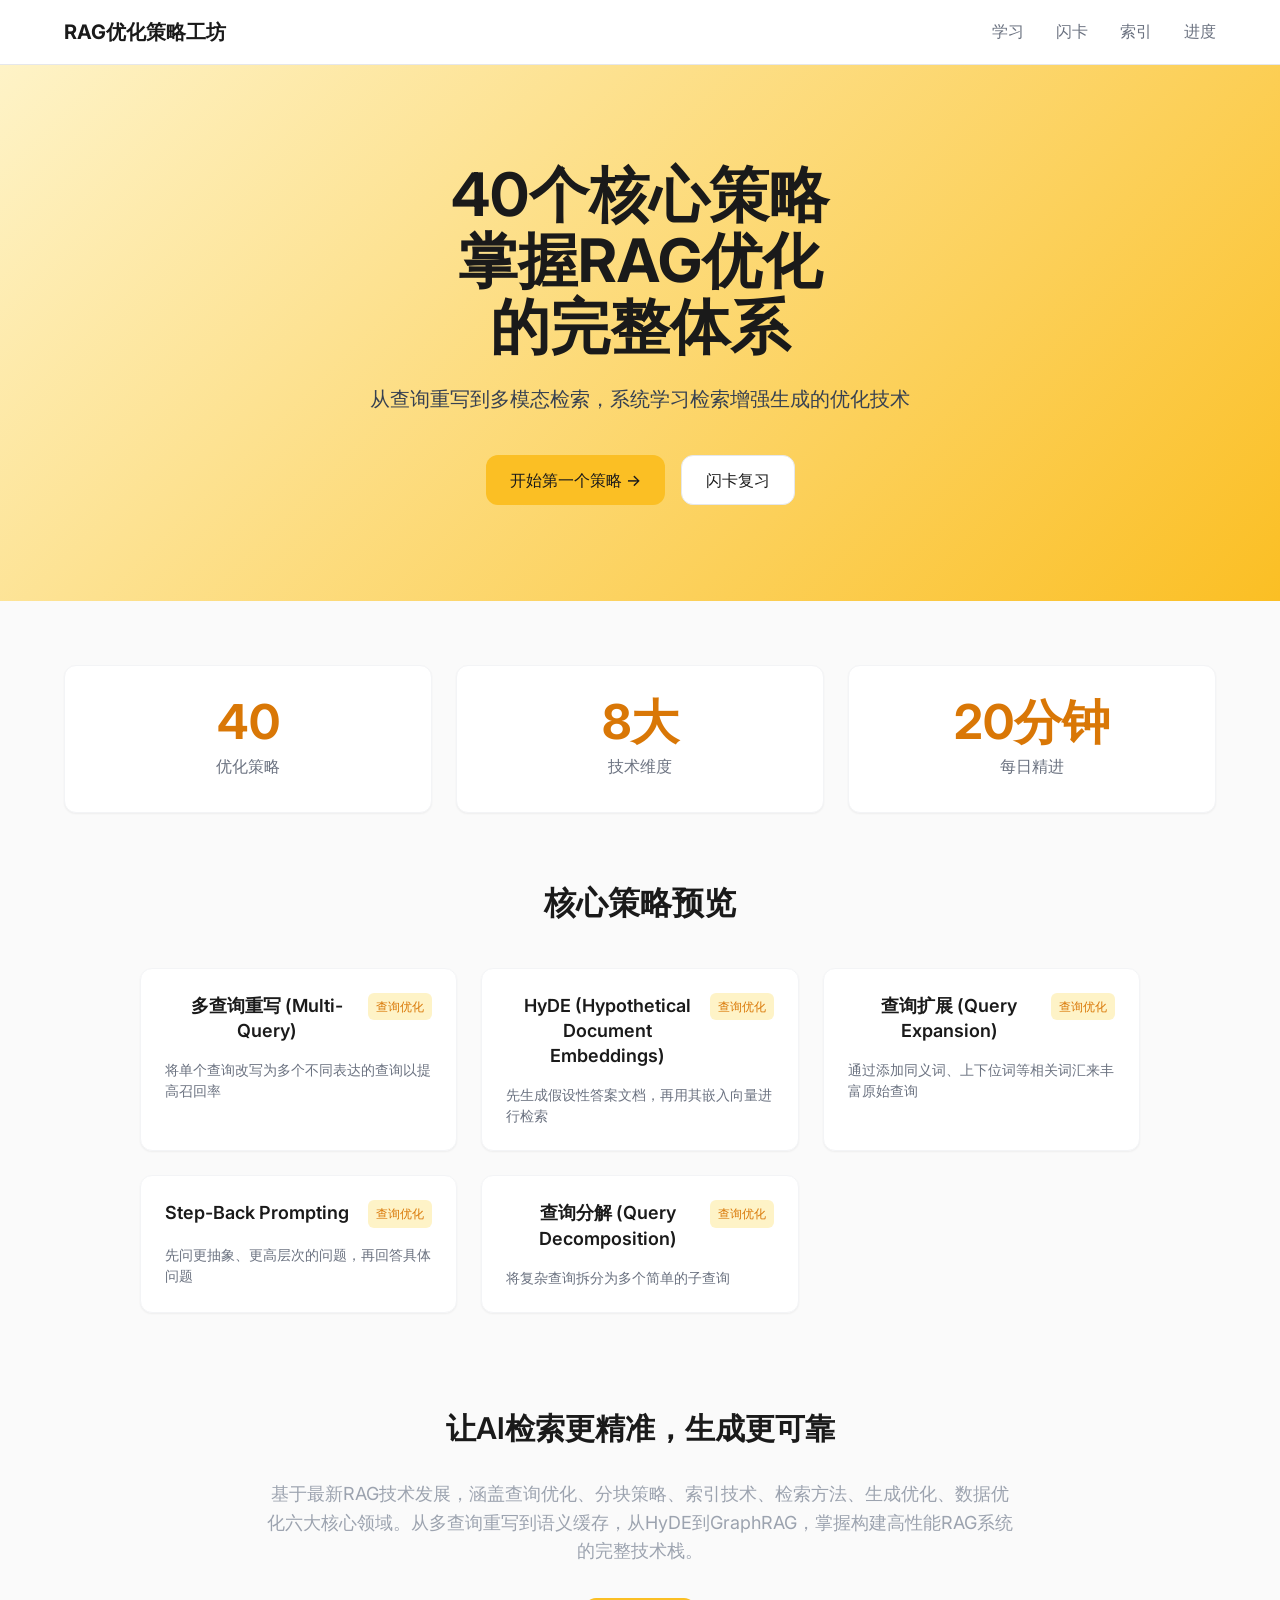
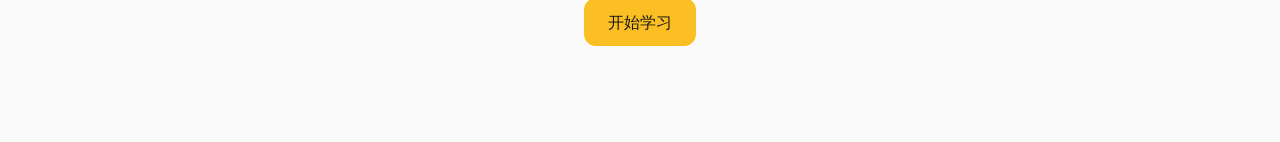
<file: index.html>
<!DOCTYPE html>
<html lang="zh-CN">
<head>
  <meta charset="UTF-8">
  <meta name="viewport" content="width=device-width, initial-scale=1.0">
  <title>RAG优化策略工坊</title>

  <!-- SEO 基础 -->
  <meta name="description" content="基于最新RAG技术发展，涵盖查询优化、分块策略、索引技术、检索方法、生成优化、数据优化六大核心领域。从多查询重写到语义缓存，从HyDE到GraphRAG，掌握构建高性能RAG系统的完整技术栈。">
  <meta name="keywords" content="RAG优化策略,学习,知识,策略">
  <meta name="author" content="乔木">
  <meta name="language" content="zh-CN">
  <meta name="robots" content="index, follow">
  <link rel="canonical" href="https://rag-optimization-workshop.vercel.app/">

  <!-- Open Graph (社交分享) -->
  <meta property="og:title" content="RAG优化策略工坊">
  <meta property="og:description" content="基于最新RAG技术发展，涵盖查询优化、分块策略、索引技术、检索方法、生成优化、数据优化六大核心领域。从多查询重写到语义缓存，从HyDE到GraphRAG，掌握构建高性能RAG系统的完整技术栈。">
  <meta property="og:type" content="website">
  <meta property="og:url" content="https://rag-optimization-workshop.vercel.app/">
  <meta property="og:image" content="https://rag-optimization-workshop.vercel.app/icon-512.png">
  <meta property="og:site_name" content="RAG优化策略工坊">
  <meta property="og:locale" content="zh_CN">

  <!-- Twitter Card -->
  <meta name="twitter:card" content="summary_large_image">
  <meta name="twitter:site" content="@vista8">
  <meta name="twitter:creator" content="@vista8">
  <meta name="twitter:title" content="RAG优化策略工坊">
  <meta name="twitter:description" content="基于最新RAG技术发展，涵盖查询优化、分块策略、索引技术、检索方法、生成优化、数据优化六大核心领域。从多查询重写到语义缓存，从HyDE到GraphRAG，掌握构建高性能RAG系统的完整技术栈。">
  <meta name="twitter:image" content="https://rag-optimization-workshop.vercel.app/icon-512.png">

  <!-- Favicon -->
  <link rel="icon" href="data:image/svg+xml,<svg xmlns='http://www.w3.org/2000/svg' viewBox='0 0 100 100'><text y='.9em' font-size='90'>🔍</text></svg>">

  <!-- PWA 支持 -->
  <link rel="manifest" href="/manifest.json">
  <meta name="theme-color" content="#FBBF24">

  <!-- iOS Safari PWA 支持 -->
  <meta name="apple-mobile-web-app-capable" content="yes">
  <meta name="apple-mobile-web-app-status-bar-style" content="black-translucent">
  <meta name="apple-mobile-web-app-title" content="策略学习">
  <link rel="apple-touch-icon" href="/icon-192.png">

  <!-- Google Fonts -->
  <link rel="preconnect" href="https://fonts.googleapis.com">
  <link rel="preconnect" href="https://fonts.gstatic.com" crossorigin>
  <link href="https://fonts.googleapis.com/css2?family=Inter:wght@300;400;500;600;700&display=swap" rel="stylesheet">

  <!-- 样式 -->
  <link rel="stylesheet" href="css/minimal.css?v=3">
</head>
<body>
  <!-- 导航栏 -->
  <nav class="nav">
    <div class="container">
      <div class="nav-content">
        <a href="index.html" class="nav-brand">RAG优化策略工坊</a>
        <ul class="nav-links">
          <li><a href="learn.html" class="nav-link">学习</a></li>
          <li><a href="flashcard.html" class="nav-link">闪卡</a></li>
          <li><a href="roots.html" class="nav-link">索引</a></li>
          <li><a href="progress.html" class="nav-link">进度</a></li>
        </ul>
      </div>
    </div>
  </nav>

  <!-- Hero区 -->
  <section class="hero">
    <div class="container">
      <h1 class="hero-title">
        <div>40个核心策略</div>
        <div>掌握RAG优化</div>
        <div>的完整体系</div>
      </h1>
      <p class="hero-subtitle">从查询重写到多模态检索，系统学习检索增强生成的优化技术</p>
      <div class="hero-cta">
        <a href="learn.html" class="btn btn-primary">开始第一个策略 →</a>
        <a href="flashcard.html" class="btn btn-secondary">闪卡复习</a>
      </div>
    </div>
  </section>

  <!-- 统计卡片 -->
  <section class="container">
    <div class="stats-grid">
      <div class="card stat-card">
        <div class="stat-value">40</div>
        <div class="stat-label">优化策略</div>
      </div>
      <div class="card stat-card">
        <div class="stat-value">8大</div>
        <div class="stat-label">技术维度</div>
      </div>
      <div class="card stat-card">
        <div class="stat-value">20分钟</div>
        <div class="stat-label">每日精进</div>
      </div>
    </div>
  </section>

  <!-- 动画演示区 -->
  <section class="demo-section">
    <div class="container">
      <h2 class="demo-title">核心策略预览</h2>
      <div class="demo-cards" id="demoCards">
        <!-- 动态加载前5个策略 -->
      </div>
    </div>
  </section>

  <!-- 底部介绍 -->
  <footer class="spacing-3xl">
    <div class="container-narrow text-center">
      <h2 class="text-3xl font-semibold spacing-lg">让AI检索更精准，生成更可靠</h2>
      <p class="text-lg text-muted spacing-lg">
        基于最新RAG技术发展，涵盖查询优化、分块策略、索引技术、检索方法、生成优化、数据优化六大核心领域。从多查询重写到语义缓存，从HyDE到GraphRAG，掌握构建高性能RAG系统的完整技术栈。
      </p>
      <div class="spacing-lg">
        <a href="learn.html" class="btn btn-primary">开始学习</a>
      </div>
    </div>
  </footer>

  <!-- JavaScript -->
  <script type="module">
    import { WordRoots } from './js/wordData.js?v=2';
    import { siteConfig } from './js/siteConfig.js?v=2';

    // 动态加载演示卡片
    function loadDemoCards() {
      const demoContainer = document.getElementById('demoCards');
      if (!demoContainer) return;

      const demoCount = siteConfig.hero.animation.demoCount || 5;
      const demoItems = WordRoots.slice(0, demoCount);

      demoContainer.innerHTML = demoItems.map(item => `
        <div class="card demo-card card-interactive" onclick="window.location.href='root-detail.html?id=${item.id}'">
          <div class="demo-card-header">
            <h3 class="demo-card-title">${item.root}</h3>
            <span class="demo-card-category">${item.origin}</span>
          </div>
          <p class="demo-card-description">${item.meaning}</p>
        </div>
      `).join('');
    }

    // 页面加载完成后初始化
    document.addEventListener('DOMContentLoaded', loadDemoCards);

    // 注册 Service Worker
    if ('serviceWorker' in navigator) {
      window.addEventListener('load', () => {
        navigator.serviceWorker.register('/sw.js')
          .then(registration => {
            console.log('SW registered: ', registration);
          })
          .catch(registrationError => {
            console.log('SW registration failed: ', registrationError);
          });
      });
    }
  </script>
</body>
</html>
</file>
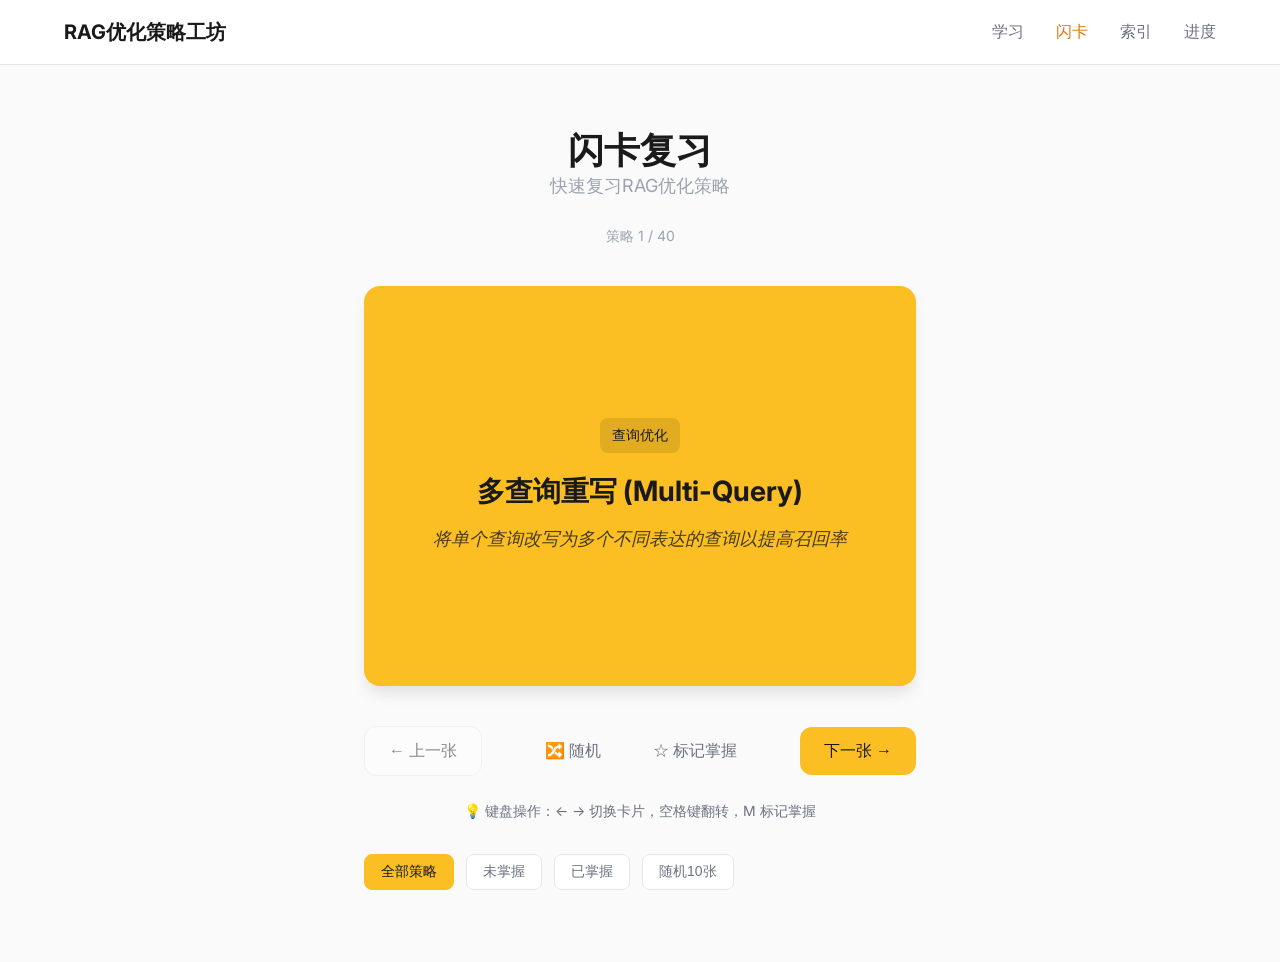
<file: flashcard.html>
<!DOCTYPE html>
<html lang="zh-CN">
<head>
  <meta charset="UTF-8">
  <meta name="viewport" content="width=device-width, initial-scale=1.0">
  <title>闪卡复习 - RAG优化策略工坊</title>

  <!-- SEO 基础 -->
  <meta name="description" content="通过闪卡模式快速复习RAG优化策略，支持键盘操作，高效记忆核心概念。">
  <meta name="keywords" content="RAG优化策略,闪卡,复习,记忆,快速学习">
  <meta name="author" content="乔木">
  <meta name="language" content="zh-CN">
  <meta name="robots" content="index, follow">
  <link rel="canonical" href="https://rag-optimization-workshop.vercel.app/flashcard.html">

  <!-- Open Graph -->
  <meta property="og:title" content="闪卡复习 - RAG优化策略工坊">
  <meta property="og:description" content="通过闪卡模式快速复习RAG优化策略，支持键盘操作，高效记忆核心概念。">
  <meta property="og:type" content="website">
  <meta property="og:url" content="https://rag-optimization-workshop.vercel.app/flashcard.html">
  <meta property="og:image" content="https://rag-optimization-workshop.vercel.app/icon-512.png">

  <!-- PWA 支持 -->
  <link rel="manifest" href="/manifest.json">
  <meta name="theme-color" content="#FBBF24">
  <meta name="apple-mobile-web-app-capable" content="yes">
  <link rel="apple-touch-icon" href="/icon-192.png">

  <!-- 字体和样式 -->
  <link rel="preconnect" href="https://fonts.googleapis.com">
  <link rel="preconnect" href="https://fonts.gstatic.com" crossorigin>
  <link href="https://fonts.googleapis.com/css2?family=Inter:wght@300;400;500;600;700&display=swap" rel="stylesheet">
  <link rel="stylesheet" href="css/minimal.css?v=3">
</head>
<body>
  <!-- 导航栏 -->
  <nav class="nav">
    <div class="container">
      <div class="nav-content">
        <a href="index.html" class="nav-brand">RAG优化策略工坊</a>
        <ul class="nav-links">
          <li><a href="learn.html" class="nav-link">学习</a></li>
          <li><a href="flashcard.html" class="nav-link active">闪卡</a></li>
          <li><a href="roots.html" class="nav-link">索引</a></li>
          <li><a href="progress.html" class="nav-link">进度</a></li>
        </ul>
      </div>
    </div>
  </nav>

  <!-- 闪卡内容 -->
  <div class="flashcard-container">
    <div class="text-center spacing-md">
      <h1 class="text-4xl font-bold">闪卡复习</h1>
      <p class="text-lg text-muted">快速复习RAG优化策略</p>
    </div>

    <!-- 进度显示 -->
    <div class="text-center text-sm text-muted" id="progressText">策略 1 / 40</div>

    <!-- 闪卡 -->
    <div class="flashcard" id="flashcard" onclick="flipCard()">
      <div class="flashcard-inner" id="flashcardInner">
        <!-- 正面 -->
        <div class="flashcard-front">
          <div class="flashcard-category" id="frontCategory">查询优化</div>
          <h2 class="flashcard-title" id="frontTitle">多查询重写</h2>
          <p class="flashcard-meaning" id="frontMeaning">点击翻转查看详细说明</p>
        </div>
        
        <!-- 背面 -->
        <div class="flashcard-back">
          <div class="flashcard-description" id="backDescription">
            <!-- 动态加载内容 -->
          </div>
        </div>
      </div>
    </div>

    <!-- 控制按钮 -->
    <div class="flashcard-controls">
      <button class="btn btn-secondary" id="prevBtn" onclick="previousCard()">← 上一张</button>
      
      <div class="text-center">
        <button class="btn btn-ghost" onclick="shuffleCards()" title="随机顺序">🔀 随机</button>
        <button class="btn btn-ghost" onclick="toggleMastered()" id="masteredBtn" title="标记掌握">⭐</button>
      </div>
      
      <button class="btn btn-primary" id="nextBtn" onclick="nextCard()">下一张 →</button>
    </div>

    <!-- 键盘提示 -->
    <div class="flashcard-hint">
      <p>💡 键盘操作：← → 切换卡片，空格键翻转，M 标记掌握</p>
    </div>

    <!-- 筛选选项 -->
    <div class="text-center spacing-lg">
      <div class="filter-buttons">
        <button class="filter-btn active" onclick="filterCards('all')">全部策略</button>
        <button class="filter-btn" onclick="filterCards('unmastered')">未掌握</button>
        <button class="filter-btn" onclick="filterCards('mastered')">已掌握</button>
        <button class="filter-btn" onclick="filterCards('random')">随机10张</button>
      </div>
    </div>
  </div>

  <!-- JavaScript -->
  <script type="module">
    import { WordRoots } from './js/wordData.js?v=2';
    import { saveMastered, isMastered, loadMasteredItems } from './js/storage.js?v=2';

    let currentCards = [...WordRoots];
    let currentIndex = 0;
    let isFlipped = false;

    // 渲染当前卡片
    function renderCard() {
      if (currentCards.length === 0) {
        document.getElementById('flashcard').innerHTML = `
          <div class="text-center spacing-xl">
            <h3>没有符合条件的策略</h3>
            <p class="text-muted">请选择其他筛选条件</p>
          </div>
        `;
        return;
      }

      const item = currentCards[currentIndex];
      
      // 更新正面
      document.getElementById('frontCategory').textContent = item.origin;
      document.getElementById('frontTitle').textContent = item.root;
      document.getElementById('frontMeaning').textContent = item.meaning;
      
      // 更新背面
      document.getElementById('backDescription').innerHTML = `
        <h3 style="margin-bottom: 16px; font-size: 20px; font-weight: 600;">${item.root}</h3>
        <p style="margin-bottom: 20px; font-style: italic; color: #6b7280;">${item.meaning}</p>
        <div style="text-align: left; line-height: 1.6;">
          ${item.description}
        </div>
      `;
      
      // 重置翻转状态
      resetFlip();
      
      // 更新进度
      updateProgress();
      
      // 更新掌握按钮状态
      updateMasteredButton();
      
      // 更新导航按钮
      updateNavigationButtons();
    }

    // 翻转卡片
    window.flipCard = function() {
      const flashcard = document.getElementById('flashcard');
      isFlipped = !isFlipped;
      
      if (isFlipped) {
        flashcard.classList.add('flipped');
      } else {
        flashcard.classList.remove('flipped');
      }
    };

    // 重置翻转状态
    function resetFlip() {
      const flashcard = document.getElementById('flashcard');
      flashcard.classList.remove('flipped');
      isFlipped = false;
    }

    // 上一张卡片
    window.previousCard = function() {
      if (currentIndex > 0) {
        currentIndex--;
        renderCard();
      }
    };

    // 下一张卡片
    window.nextCard = function() {
      if (currentIndex < currentCards.length - 1) {
        currentIndex++;
        renderCard();
      }
    };

    // 更新进度显示
    function updateProgress() {
      const progressText = document.getElementById('progressText');
      if (currentCards.length > 0) {
        progressText.textContent = `策略 ${currentIndex + 1} / ${currentCards.length}`;
      } else {
        progressText.textContent = '无策略';
      }
    }

    // 更新掌握按钮
    function updateMasteredButton() {
      if (currentCards.length === 0) return;
      
      const item = currentCards[currentIndex];
      const masteredBtn = document.getElementById('masteredBtn');
      const mastered = isMastered(item.id);
      
      masteredBtn.textContent = mastered ? '★ 已掌握' : '☆ 标记掌握';
      masteredBtn.style.color = mastered ? '#FBBF24' : '#6b7280';
    }

    // 更新导航按钮
    function updateNavigationButtons() {
      const prevBtn = document.getElementById('prevBtn');
      const nextBtn = document.getElementById('nextBtn');
      
      prevBtn.disabled = currentIndex === 0;
      prevBtn.style.opacity = currentIndex === 0 ? '0.5' : '1';
      
      nextBtn.disabled = currentIndex === currentCards.length - 1;
      nextBtn.style.opacity = currentIndex === currentCards.length - 1 ? '0.5' : '1';
    }

    // 切换掌握状态
    window.toggleMastered = function() {
      if (currentCards.length === 0) return;
      
      const item = currentCards[currentIndex];
      const mastered = isMastered(item.id);
      saveMastered(item.id, !mastered);
      updateMasteredButton();
    };

    // 随机打乱卡片
    window.shuffleCards = function() {
      for (let i = currentCards.length - 1; i > 0; i--) {
        const j = Math.floor(Math.random() * (i + 1));
        [currentCards[i], currentCards[j]] = [currentCards[j], currentCards[i]];
      }
      currentIndex = 0;
      renderCard();
    };

    // 筛选卡片
    window.filterCards = function(type) {
      // 更新筛选按钮状态
      document.querySelectorAll('.filter-btn').forEach(btn => {
        btn.classList.remove('active');
      });
      event.target.classList.add('active');
      
      const masteredItems = loadMasteredItems();
      
      switch (type) {
        case 'all':
          currentCards = [...WordRoots];
          break;
        case 'mastered':
          currentCards = WordRoots.filter(item => masteredItems.includes(item.id));
          break;
        case 'unmastered':
          currentCards = WordRoots.filter(item => !masteredItems.includes(item.id));
          break;
        case 'random':
          const shuffled = [...WordRoots].sort(() => Math.random() - 0.5);
          currentCards = shuffled.slice(0, 10);
          break;
      }
      
      currentIndex = 0;
      renderCard();
    };

    // 键盘事件
    document.addEventListener('keydown', (e) => {
      if (e.target.tagName === 'INPUT' || e.target.tagName === 'TEXTAREA') {
        return; // 在输入框中不响应快捷键
      }
      
      switch (e.key) {
        case 'ArrowLeft':
          e.preventDefault();
          if (currentIndex > 0) previousCard();
          break;
        case 'ArrowRight':
          e.preventDefault();
          if (currentIndex < currentCards.length - 1) nextCard();
          break;
        case ' ':
          e.preventDefault();
          flipCard();
          break;
        case 'm':
        case 'M':
          e.preventDefault();
          toggleMastered();
          break;
      }
    });

    // 初始化
    document.addEventListener('DOMContentLoaded', () => {
      renderCard();
    });

    // 监听掌握状态变化
    window.addEventListener('masteredChanged', () => {
      updateMasteredButton();
    });
  </script>

</body>
</html>
</file>
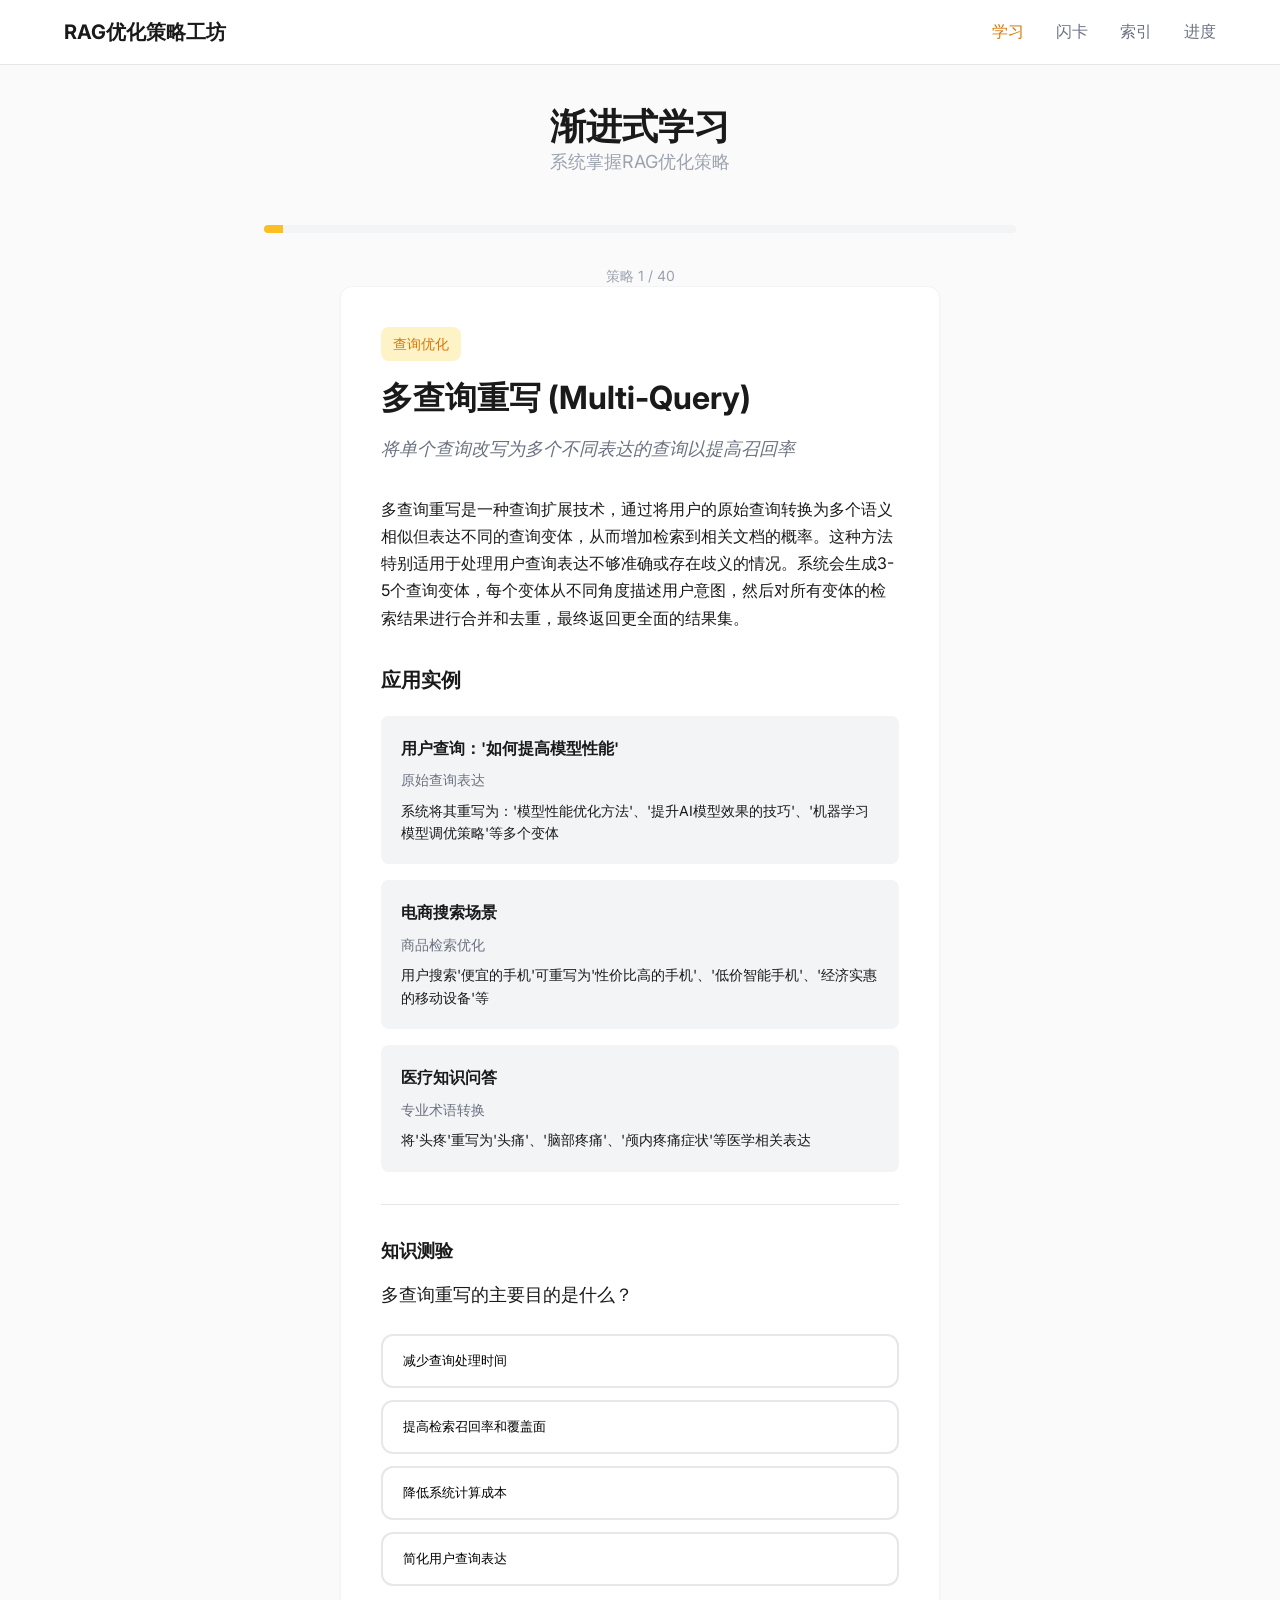
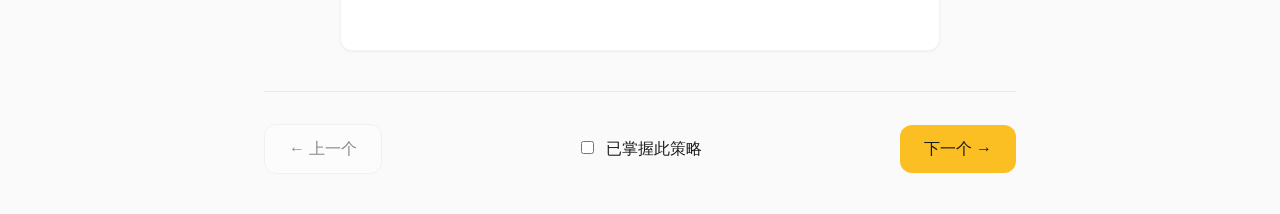
<file: learn.html>
<!DOCTYPE html>
<html lang="zh-CN">
<head>
  <meta charset="UTF-8">
  <meta name="viewport" content="width=device-width, initial-scale=1.0">
  <title>学习模式 - RAG优化策略工坊</title>

  <!-- SEO 基础 -->
  <meta name="description" content="渐进式学习RAG优化策略，从查询优化到数据优化，系统掌握40个核心技术。">
  <meta name="keywords" content="RAG优化策略,学习,知识,策略,渐进式学习">
  <meta name="author" content="乔木">
  <meta name="language" content="zh-CN">
  <meta name="robots" content="index, follow">
  <link rel="canonical" href="https://rag-optimization-workshop.vercel.app/learn.html">

  <!-- Open Graph -->
  <meta property="og:title" content="学习模式 - RAG优化策略工坊">
  <meta property="og:description" content="渐进式学习RAG优化策略，从查询优化到数据优化，系统掌握40个核心技术。">
  <meta property="og:type" content="website">
  <meta property="og:url" content="https://rag-optimization-workshop.vercel.app/learn.html">
  <meta property="og:image" content="https://rag-optimization-workshop.vercel.app/icon-512.png">

  <!-- PWA 支持 -->
  <link rel="manifest" href="/manifest.json">
  <meta name="theme-color" content="#FBBF24">
  <meta name="apple-mobile-web-app-capable" content="yes">
  <link rel="apple-touch-icon" href="/icon-192.png">

  <!-- 字体和样式 -->
  <link rel="preconnect" href="https://fonts.googleapis.com">
  <link rel="preconnect" href="https://fonts.gstatic.com" crossorigin>
  <link href="https://fonts.googleapis.com/css2?family=Inter:wght@300;400;500;600;700&display=swap" rel="stylesheet">
  <link rel="stylesheet" href="css/minimal.css?v=4">
</head>
<body>
  <!-- 导航栏 -->
  <nav class="nav">
    <div class="container">
      <div class="nav-content">
        <a href="index.html" class="nav-brand">RAG优化策略工坊</a>
        <ul class="nav-links">
          <li><a href="learn.html" class="nav-link active">学习</a></li>
          <li><a href="flashcard.html" class="nav-link">闪卡</a></li>
          <li><a href="roots.html" class="nav-link">索引</a></li>
          <li><a href="progress.html" class="nav-link">进度</a></li>
        </ul>
      </div>
    </div>
  </nav>

  <!-- 学习内容 -->
  <div class="learn-container">
    <div class="learn-header">
      <h1 class="text-4xl font-bold">渐进式学习</h1>
      <p class="text-lg text-muted">系统掌握RAG优化策略</p>
    </div>

    <!-- 进度条 -->
    <div class="learn-progress">
      <div class="learn-progress-bar" id="progressBar"></div>
    </div>
    <div class="text-center text-sm text-muted" id="progressText">策略 1 / 40</div>

    <!-- 学习卡片 -->
    <div class="card learn-card" id="learnCard">
      <!-- 动态加载内容 -->
    </div>

    <!-- 导航控制 -->
    <div class="learn-navigation">
      <button class="btn btn-secondary" id="prevBtn" onclick="previousItem()">← 上一个</button>
      
      <div class="learn-mastered">
        <label>
          <input type="checkbox" class="mastered-checkbox" id="masteredCheckbox" onchange="toggleMastered()">
          已掌握此策略
        </label>
      </div>
      
      <button class="btn btn-primary" id="nextBtn" onclick="nextItem()">下一个 →</button>
    </div>
  </div>

  <!-- JavaScript -->
  <script type="module">
    import { WordRoots } from './js/wordData.js?v=2';
    import { loadProgress, saveMastered, isMastered, saveQuizResult } from './js/storage.js?v=2';

    let currentIndex = 0;
    const totalItems = WordRoots.length;

    // 从URL参数获取起始位置
    function getStartIndex() {
      const urlParams = new URLSearchParams(window.location.search);
      const id = urlParams.get('id');
      if (id) {
        const index = WordRoots.findIndex(item => item.id == id);
        return index >= 0 ? index : 0;
      }
      return 0;
    }

    // 渲染当前学习项
    function renderCurrentItem() {
      const item = WordRoots[currentIndex];
      const learnCard = document.getElementById('learnCard');
      
      learnCard.innerHTML = `
        <div class="learn-card-header">
          <div class="learn-category">${item.origin}</div>
          <h2 class="learn-title">${item.root}</h2>
          <p class="learn-meaning">${item.meaning}</p>
        </div>
        
        <div class="learn-description">${item.description}</div>
        
        <div class="learn-examples">
          <h3 class="learn-examples-title">应用实例</h3>
          ${item.examples.map(example => `
            <div class="example-item">
              <div class="example-word">${example.word}</div>
              <div class="example-meaning">${example.meaning}</div>
              <div class="example-explanation">${example.explanation}</div>
            </div>
          `).join('')}
        </div>

        ${item.quiz ? `
        <div class="learn-quiz">
          <h3 class="quiz-title">知识测验</h3>
          <div class="quiz-question">${item.quiz.question}</div>
          <div class="quiz-options" id="quizOptions"></div>
          <div class="quiz-result" id="quizResult" style="display:none;"></div>
        </div>
        ` : ''}
      `;

      // 渲染测验选项
      if (item.quiz) {
        renderQuizOptions(item.quiz);
      }

      // 更新进度
      updateProgress();
      
      // 更新掌握状态
      updateMasteredStatus();
      
      // 更新导航按钮状态
      updateNavigationButtons();
    }

    // 渲染测验选项
    let quizAnswered = false;
    function renderQuizOptions(quiz) {
      quizAnswered = false;
      const container = document.getElementById('quizOptions');
      if (!container) return;
      container.innerHTML = '';
      quiz.options.forEach((option, idx) => {
        const btn = document.createElement('button');
        btn.className = 'quiz-option';
        btn.textContent = option;
        btn.onclick = () => checkQuizAnswer(idx);
        container.appendChild(btn);
      });
      const result = document.getElementById('quizResult');
      if (result) { result.style.display = 'none'; result.className = 'quiz-result'; }
    }

    function checkQuizAnswer(selectedIndex) {
      if (quizAnswered) return;
      quizAnswered = true;
      const item = WordRoots[currentIndex];
      const quiz = item.quiz;
      const correctIndex = quiz.correctAnswer;
      const isCorrect = selectedIndex === correctIndex;

      const options = document.querySelectorAll('#quizOptions .quiz-option');
      options.forEach((btn, idx) => {
        btn.style.pointerEvents = 'none';
        if (idx === correctIndex) btn.classList.add('correct');
        else if (idx === selectedIndex && !isCorrect) btn.classList.add('incorrect');
      });

      const result = document.getElementById('quizResult');
      if (result) {
        result.style.display = 'block';
        if (isCorrect) {
          if (!isMastered(item.id)) {
            saveMastered(item.id, true);
            const checkbox = document.getElementById('masteredCheckbox');
            if (checkbox) checkbox.checked = true;
            result.className = 'quiz-result correct';
            result.textContent = '✓ 回答正确！已自动标记为已掌握';
          } else {
            result.className = 'quiz-result correct';
            result.textContent = '✓ 回答正确！';
          }
        } else {
          result.className = 'quiz-result incorrect';
          result.textContent = '✗ 回答错误，正确答案是：' + quiz.options[correctIndex];
        }
      }

      saveQuizResult(item.id, isCorrect, selectedIndex, correctIndex);
    }

    // 更新进度显示
    function updateProgress() {
      const progress = ((currentIndex + 1) / totalItems) * 100;
      document.getElementById('progressBar').style.width = `${progress}%`;
      document.getElementById('progressText').textContent = `策略 ${currentIndex + 1} / ${totalItems}`;
    }

    // 更新掌握状态
    function updateMasteredStatus() {
      const item = WordRoots[currentIndex];
      const checkbox = document.getElementById('masteredCheckbox');
      checkbox.checked = isMastered(item.id);
    }

    // 更新导航按钮
    function updateNavigationButtons() {
      const prevBtn = document.getElementById('prevBtn');
      const nextBtn = document.getElementById('nextBtn');
      
      prevBtn.disabled = currentIndex === 0;
      prevBtn.style.opacity = currentIndex === 0 ? '0.5' : '1';
      
      if (currentIndex === totalItems - 1) {
        nextBtn.textContent = '完成学习 ✓';
        nextBtn.onclick = () => {
          alert('恭喜！您已完成所有策略的学习！');
          window.location.href = 'progress.html';
        };
      } else {
        nextBtn.textContent = '下一个 →';
        nextBtn.onclick = nextItem;
      }
    }

    // 上一个项目
    window.previousItem = function() {
      if (currentIndex > 0) {
        currentIndex--;
        renderCurrentItem();
      }
    };

    // 下一个项目
    window.nextItem = function() {
      if (currentIndex < totalItems - 1) {
        currentIndex++;
        renderCurrentItem();
      }
    };

    // 切换掌握状态
    window.toggleMastered = function() {
      const item = WordRoots[currentIndex];
      const checkbox = document.getElementById('masteredCheckbox');
      saveMastered(item.id, checkbox.checked);
    };

    // 键盘导航
    document.addEventListener('keydown', (e) => {
      if (e.key === 'ArrowLeft' && currentIndex > 0) {
        previousItem();
      } else if (e.key === 'ArrowRight' && currentIndex < totalItems - 1) {
        nextItem();
      } else if (e.key === ' ') {
        e.preventDefault();
        const checkbox = document.getElementById('masteredCheckbox');
        checkbox.checked = !checkbox.checked;
        toggleMastered();
      }
    });

    // 初始化
    document.addEventListener('DOMContentLoaded', () => {
      currentIndex = getStartIndex();
      renderCurrentItem();
    });
  </script>

</body>
</html>
</file>
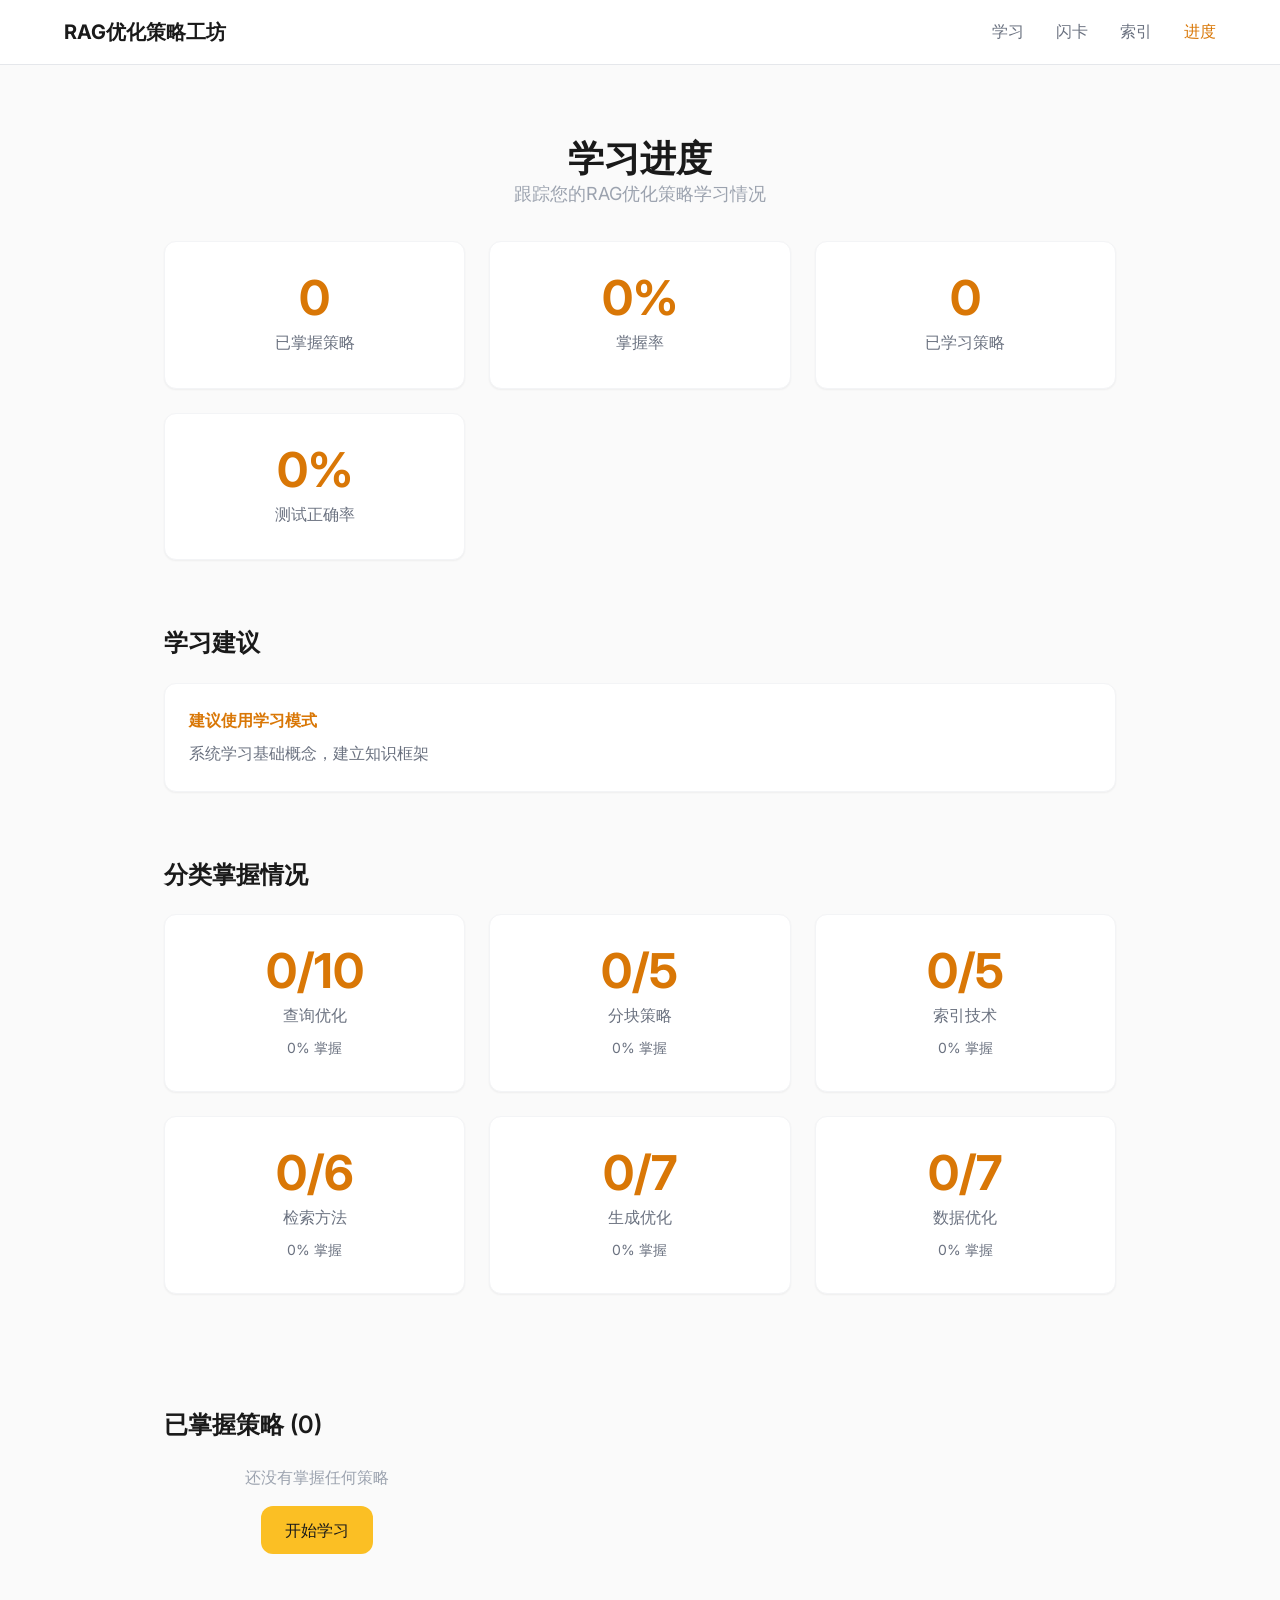
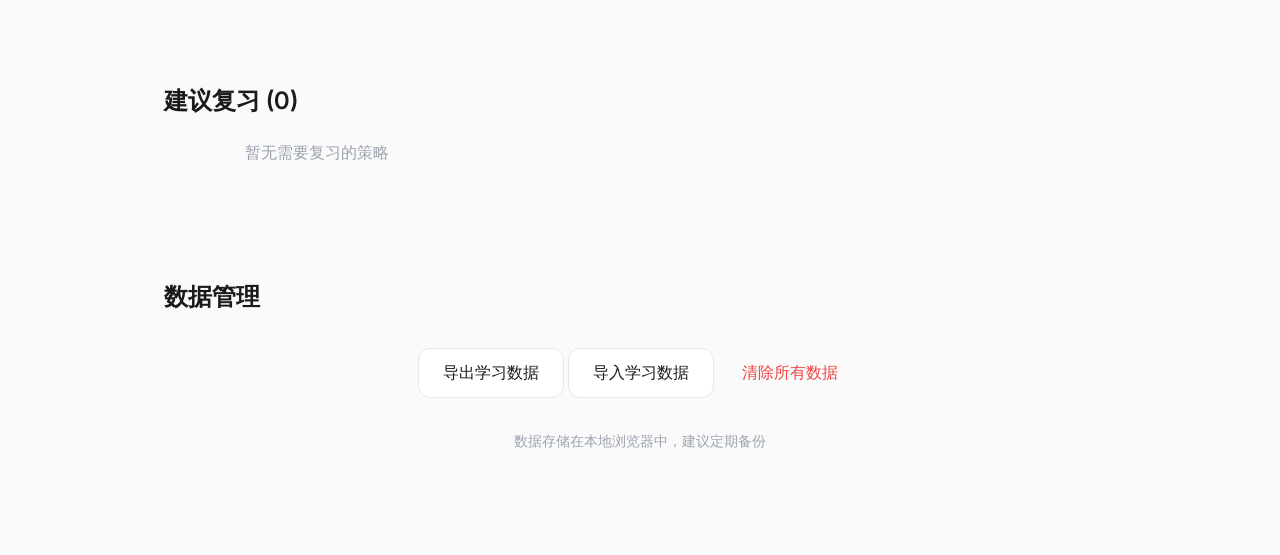
<file: progress.html>
<!DOCTYPE html>
<html lang="zh-CN">
<head>
  <meta charset="UTF-8">
  <meta name="viewport" content="width=device-width, initial-scale=1.0">
  <title>学习进度 - RAG优化策略工坊</title>

  <!-- SEO 基础 -->
  <meta name="description" content="查看RAG优化策略学习进度，包括掌握情况、测试成绩和学习建议。">
  <meta name="keywords" content="RAG优化策略,学习进度,统计,成绩,建议">
  <meta name="author" content="乔木">
  <meta name="language" content="zh-CN">
  <meta name="robots" content="index, follow">
  <link rel="canonical" href="https://rag-optimization-workshop.vercel.app/progress.html">

  <!-- Open Graph -->
  <meta property="og:title" content="学习进度 - RAG优化策略工坊">
  <meta property="og:description" content="查看RAG优化策略学习进度，包括掌握情况、测试成绩和学习建议。">
  <meta property="og:type" content="website">
  <meta property="og:url" content="https://rag-optimization-workshop.vercel.app/progress.html">
  <meta property="og:image" content="https://rag-optimization-workshop.vercel.app/icon-512.png">

  <!-- PWA 支持 -->
  <link rel="manifest" href="/manifest.json">
  <meta name="theme-color" content="#FBBF24">
  <meta name="apple-mobile-web-app-capable" content="yes">
  <link rel="apple-touch-icon" href="/icon-192.png">

  <!-- 字体和样式 -->
  <link rel="preconnect" href="https://fonts.googleapis.com">
  <link rel="preconnect" href="https://fonts.gstatic.com" crossorigin>
  <link href="https://fonts.googleapis.com/css2?family=Inter:wght@300;400;500;600;700&display=swap" rel="stylesheet">
  <link rel="stylesheet" href="css/minimal.css?v=3">
</head>
<body>
  <!-- 导航栏 -->
  <nav class="nav">
    <div class="container">
      <div class="nav-content">
        <a href="index.html" class="nav-brand">RAG优化策略工坊</a>
        <ul class="nav-links">
          <li><a href="learn.html" class="nav-link">学习</a></li>
          <li><a href="flashcard.html" class="nav-link">闪卡</a></li>
          <li><a href="roots.html" class="nav-link">索引</a></li>
          <li><a href="progress.html" class="nav-link active">进度</a></li>
        </ul>
      </div>
    </div>
  </nav>

  <!-- 主要内容 -->
  <div class="progress-container">
    <!-- 页面标题 -->
    <div class="text-center spacing-lg">
      <h1 class="text-4xl font-bold">学习进度</h1>
      <p class="text-lg text-muted">跟踪您的RAG优化策略学习情况</p>
    </div>

    <!-- 总体统计 -->
    <div class="progress-overview" id="overviewStats">
      <!-- 动态加载统计数据 -->
    </div>

    <!-- 学习建议 -->
    <div class="spacing-2xl" id="recommendationsSection">
      <h2 class="progress-section-title">学习建议</h2>
      <div id="recommendations">
        <!-- 动态加载建议 -->
      </div>
    </div>

    <!-- 分类掌握情况 -->
    <div class="spacing-2xl">
      <h2 class="progress-section-title">分类掌握情况</h2>
      <div class="progress-overview" id="categoryStats">
        <!-- 动态加载分类统计 -->
      </div>
    </div>

    <!-- 已掌握策略列表 -->
    <div class="progress-sections">
      <div class="spacing-xl" id="masteredSection">
        <h2 class="progress-section-title">已掌握策略 (<span id="masteredCount">0</span>)</h2>
        <div class="mastered-list" id="masteredList">
          <!-- 动态加载已掌握的策略 -->
        </div>
      </div>

      <!-- 需要复习的策略 -->
      <div class="spacing-xl" id="reviewSection">
        <h2 class="progress-section-title">建议复习 (<span id="reviewCount">0</span>)</h2>
        <div class="mastered-list" id="reviewList">
          <!-- 动态加载需要复习的策略 -->
        </div>
      </div>
    </div>

    <!-- 数据管理 -->
    <div class="spacing-2xl">
      <h2 class="progress-section-title">数据管理</h2>
      <div class="text-center">
        <div class="spacing-lg">
          <button class="btn btn-secondary" onclick="exportProgress()">导出学习数据</button>
          <button class="btn btn-secondary" onclick="importProgress()">导入学习数据</button>
          <button class="btn btn-ghost" onclick="clearProgress()" style="color: #ef4444;">清除所有数据</button>
        </div>
        <p class="text-sm text-muted">数据存储在本地浏览器中，建议定期备份</p>
      </div>
    </div>

    <!-- 隐藏的文件输入 -->
    <input type="file" id="importFile" accept=".json" style="display: none;" onchange="handleImport(event)">
  </div>

  <!-- JavaScript -->
  <script type="module">
    import { WordRoots } from './js/wordData.js?v=2';
    import { 
      getOverallStats, 
      loadMasteredItems, 
      getQuizStats,
      getStudyRecommendations,
      exportData,
      importData,
      clearAllData
    } from './js/storage.js?v=2';

    // 渲染总体统计
    function renderOverviewStats() {
      const stats = getOverallStats();
      const quizStats = getQuizStats();
      
      document.getElementById('overviewStats').innerHTML = `
        <div class="card progress-card">
          <div class="progress-number">${stats.mastered}</div>
          <div class="progress-label">已掌握策略</div>
        </div>
        <div class="card progress-card">
          <div class="progress-number">${Math.round(stats.masteredPercentage)}%</div>
          <div class="progress-label">掌握率</div>
        </div>
        <div class="card progress-card">
          <div class="progress-number">${stats.visited}</div>
          <div class="progress-label">已学习策略</div>
        </div>
        <div class="card progress-card">
          <div class="progress-number">${Math.round(quizStats.accuracy)}%</div>
          <div class="progress-label">测试正确率</div>
        </div>
      `;
    }

    // 渲染学习建议
    function renderRecommendations() {
      const recommendations = getStudyRecommendations();
      const container = document.getElementById('recommendations');
      
      if (recommendations.length === 0) {
        container.innerHTML = `
          <div class="card">
            <p class="text-center text-muted">继续保持良好的学习状态！</p>
          </div>
        `;
        return;
      }
      
      container.innerHTML = recommendations.map(rec => `
        <div class="card" style="margin-bottom: 16px;">
          <h4 style="margin-bottom: 8px; color: var(--color-primary-dark);">${rec.title}</h4>
          <p style="margin: 0; color: var(--color-text-light);">${rec.description}</p>
        </div>
      `).join('');
    }

    // 渲染分类统计
    function renderCategoryStats() {
      const masteredItems = loadMasteredItems();
      const categories = {};
      
      // 统计每个分类的总数和已掌握数
      WordRoots.forEach(item => {
        if (!categories[item.origin]) {
          categories[item.origin] = { total: 0, mastered: 0 };
        }
        categories[item.origin].total++;
        if (masteredItems.includes(item.id)) {
          categories[item.origin].mastered++;
        }
      });
      
      const categoryStatsHtml = Object.entries(categories).map(([category, stats]) => {
        const percentage = Math.round((stats.mastered / stats.total) * 100);
        return `
          <div class="card progress-card">
            <div class="progress-number">${stats.mastered}/${stats.total}</div>
            <div class="progress-label">${category}</div>
            <div style="margin-top: 8px; font-size: 14px; color: var(--color-text-light);">
              ${percentage}% 掌握
            </div>
          </div>
        `;
      }).join('');
      
      document.getElementById('categoryStats').innerHTML = categoryStatsHtml;
    }

    // 渲染已掌握策略
    function renderMasteredItems() {
      const masteredItems = loadMasteredItems();
      const masteredStrategies = WordRoots.filter(item => masteredItems.includes(item.id));
      
      document.getElementById('masteredCount').textContent = masteredStrategies.length;
      
      if (masteredStrategies.length === 0) {
        document.getElementById('masteredList').innerHTML = `
          <div class="text-center text-muted">
            <p>还没有掌握任何策略</p>
            <a href="learn.html" class="btn btn-primary" style="margin-top: 16px;">开始学习</a>
          </div>
        `;
        return;
      }
      
      document.getElementById('masteredList').innerHTML = masteredStrategies.map(item => `
        <div class="mastered-item" onclick="goToDetail(${item.id})">
          <span class="mastered-icon">★</span>
          <span class="mastered-text">${item.root}</span>
        </div>
      `).join('');
    }

    // 渲染需要复习的策略
    function renderReviewItems() {
      const masteredItems = loadMasteredItems();
      const quizResults = JSON.parse(localStorage.getItem('rag_workshop_quiz_results') || '{}');
      
      // 找出测试正确率低于70%的已掌握策略
      const reviewItems = WordRoots.filter(item => {
        if (!masteredItems.includes(item.id)) return false;
        
        const itemResults = quizResults[item.id] || [];
        if (itemResults.length === 0) return false;
        
        const correct = itemResults.filter(r => r.isCorrect).length;
        const accuracy = (correct / itemResults.length) * 100;
        return accuracy < 70;
      });
      
      document.getElementById('reviewCount').textContent = reviewItems.length;
      
      if (reviewItems.length === 0) {
        document.getElementById('reviewList').innerHTML = `
          <div class="text-center text-muted">
            <p>暂无需要复习的策略</p>
          </div>
        `;
        return;
      }
      
      document.getElementById('reviewList').innerHTML = reviewItems.map(item => `
        <div class="mastered-item" onclick="goToDetail(${item.id})">
          <span class="mastered-icon" style="color: #f59e0b;">⚠</span>
          <span class="mastered-text">${item.root}</span>
        </div>
      `).join('');
    }

    // 跳转到详情页
    window.goToDetail = function(id) {
      window.location.href = `root-detail.html?id=${id}`;
    };

    // 导出进度数据
    window.exportProgress = function() {
      try {
        const data = exportData();
        const blob = new Blob([data], { type: 'application/json' });
        const url = URL.createObjectURL(blob);
        
        const a = document.createElement('a');
        a.href = url;
        a.download = `rag-workshop-progress-${new Date().toISOString().split('T')[0]}.json`;
        document.body.appendChild(a);
        a.click();
        document.body.removeChild(a);
        URL.revokeObjectURL(url);
        
        alert('学习数据已导出！');
      } catch (error) {
        alert('导出失败：' + error.message);
      }
    };

    // 导入进度数据
    window.importProgress = function() {
      document.getElementById('importFile').click();
    };

    // 处理文件导入
    window.handleImport = function(event) {
      const file = event.target.files[0];
      if (!file) return;
      
      const reader = new FileReader();
      reader.onload = function(e) {
        try {
          const success = importData(e.target.result);
          if (success) {
            alert('学习数据导入成功！页面将刷新。');
            window.location.reload();
          } else {
            alert('导入失败：数据格式不正确');
          }
        } catch (error) {
          alert('导入失败：' + error.message);
        }
      };
      reader.readAsText(file);
    };

    // 清除进度数据
    window.clearProgress = function() {
      clearAllData();
    };

    // 初始化页面
    function initializePage() {
      renderOverviewStats();
      renderRecommendations();
      renderCategoryStats();
      renderMasteredItems();
      renderReviewItems();
    }

    // 监听掌握状态变化
    window.addEventListener('masteredChanged', () => {
      initializePage();
    });

    // 页面加载完成后初始化
    document.addEventListener('DOMContentLoaded', initializePage);
  </script>

</body>
</html>
</file>
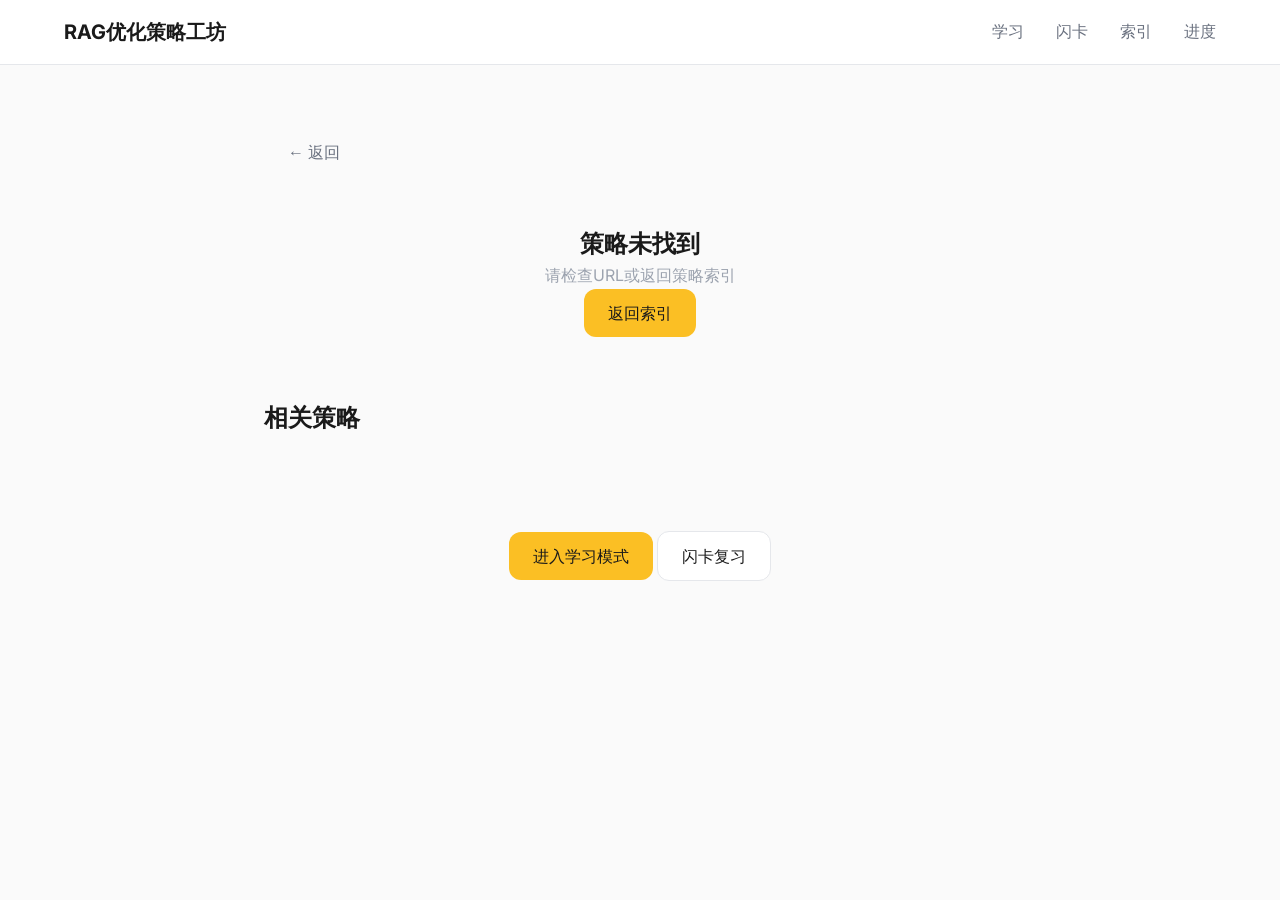
<file: root-detail.html>
<!DOCTYPE html>
<html lang="zh-CN">
<head>
  <meta charset="UTF-8">
  <meta name="viewport" content="width=device-width, initial-scale=1.0">
  <title id="pageTitle">策略详情 - RAG优化策略工坊</title>

  <!-- SEO 基础 -->
  <meta name="description" content="深入了解RAG优化策略的详细说明、应用实例和测试题目。" id="pageDescription">
  <meta name="keywords" content="RAG优化策略,详情,应用实例,测试">
  <meta name="author" content="乔木">
  <meta name="language" content="zh-CN">
  <meta name="robots" content="index, follow">
  <link rel="canonical" href="https://rag-optimization-workshop.vercel.app/root-detail.html" id="canonicalUrl">

  <!-- Open Graph -->
  <meta property="og:title" content="策略详情 - RAG优化策略工坊" id="ogTitle">
  <meta property="og:description" content="深入了解RAG优化策略的详细说明、应用实例和测试题目。" id="ogDescription">
  <meta property="og:type" content="website">
  <meta property="og:url" content="https://rag-optimization-workshop.vercel.app/root-detail.html" id="ogUrl">
  <meta property="og:image" content="https://rag-optimization-workshop.vercel.app/icon-512.png">

  <!-- PWA 支持 -->
  <link rel="manifest" href="/manifest.json">
  <meta name="theme-color" content="#FBBF24">
  <meta name="apple-mobile-web-app-capable" content="yes">
  <link rel="apple-touch-icon" href="/icon-192.png">

  <!-- 字体和样式 -->
  <link rel="preconnect" href="https://fonts.googleapis.com">
  <link rel="preconnect" href="https://fonts.gstatic.com" crossorigin>
  <link href="https://fonts.googleapis.com/css2?family=Inter:wght@300;400;500;600;700&display=swap" rel="stylesheet">
  <link rel="stylesheet" href="css/minimal.css?v=3">
</head>
<body>
  <!-- 导航栏 -->
  <nav class="nav">
    <div class="container">
      <div class="nav-content">
        <a href="index.html" class="nav-brand">RAG优化策略工坊</a>
        <ul class="nav-links">
          <li><a href="learn.html" class="nav-link">学习</a></li>
          <li><a href="flashcard.html" class="nav-link">闪卡</a></li>
          <li><a href="roots.html" class="nav-link">索引</a></li>
          <li><a href="progress.html" class="nav-link">进度</a></li>
        </ul>
      </div>
    </div>
  </nav>

  <!-- 主要内容 -->
  <div class="detail-container">
    <!-- 返回按钮 -->
    <div class="spacing-md">
      <button class="btn btn-ghost" onclick="goBack()">← 返回</button>
    </div>

    <!-- 策略详情 -->
    <div id="detailContent">
      <!-- 动态加载内容 -->
    </div>

    <!-- 相关策略推荐 -->
    <div class="spacing-2xl" id="relatedSection">
      <h3 class="text-2xl font-semibold spacing-lg">相关策略</h3>
      <div class="items-grid" id="relatedItems">
        <!-- 动态加载相关内容 -->
      </div>
    </div>

    <!-- 导航到其他页面 -->
    <div class="text-center spacing-2xl">
      <div class="spacing-lg">
        <a href="learn.html" class="btn btn-primary">进入学习模式</a>
        <a href="flashcard.html" class="btn btn-secondary">闪卡复习</a>
      </div>
    </div>
  </div>

  <!-- JavaScript -->
  <script type="module">
    import { WordRoots } from './js/wordData.js?v=2';
    import { saveMastered, isMastered, saveQuizResult, markItemVisited } from './js/storage.js?v=2';

    let currentItem = null;
    let quizAnswered = false;

    // 从URL获取策略ID
    function getItemId() {
      const urlParams = new URLSearchParams(window.location.search);
      return parseInt(urlParams.get('id'));
    }

    // 返回上一页
    window.goBack = function() {
      if (document.referrer && document.referrer.includes(window.location.host)) {
        history.back();
      } else {
        window.location.href = 'roots.html';
      }
    };

    // 渲染策略详情
    function renderDetail(item) {
      if (!item) {
        document.getElementById('detailContent').innerHTML = `
          <div class="text-center spacing-xl">
            <h2>策略未找到</h2>
            <p class="text-muted">请检查URL或返回策略索引</p>
            <a href="roots.html" class="btn btn-primary">返回索引</a>
          </div>
        `;
        return;
      }

      currentItem = item;
      
      // 更新页面标题和SEO信息
      updatePageMeta(item);
      
      // 标记为已访问
      markItemVisited(item.id);
      
      const mastered = isMastered(item.id);
      
      document.getElementById('detailContent').innerHTML = `
        <div class="detail-header">
          <div class="detail-category">${item.origin}</div>
          <h1 class="detail-title">${item.root}</h1>
          <div class="detail-meaning">${item.meaning}</div>
        </div>
        
        <div class="detail-description">${item.description}</div>
        
        <div class="detail-examples">
          <h3 class="detail-examples-title">应用实例</h3>
          ${item.examples.map(example => `
            <div class="example-item">
              <div class="example-word">${example.word}</div>
              <div class="example-meaning">${example.meaning}</div>
              <div class="example-explanation">${example.explanation}</div>
            </div>
          `).join('')}
        </div>
        
        ${item.quiz ? renderQuiz(item.quiz) : ''}
        
        <div class="text-center spacing-lg">
          <button class="btn ${mastered ? 'btn-primary' : 'btn-secondary'}" onclick="toggleMastered()">
            ${mastered ? '★ 已掌握' : '☆ 标记掌握'}
          </button>
        </div>
      `;
    }

    // 渲染测试题
    function renderQuiz(quiz) {
      return `
        <div class="detail-quiz">
          <h3 class="quiz-title">知识测试</h3>
          <div class="quiz-question">${quiz.question}</div>
          <div class="quiz-options" id="quizOptions">
            ${quiz.options.map((option, index) => `
              <div class="quiz-option" onclick="selectOption(${index})" data-index="${index}">
                ${String.fromCharCode(65 + index)}. ${option}
              </div>
            `).join('')}
          </div>
          <div class="quiz-result hidden" id="quizResult"></div>
        </div>
      `;
    }

    // 选择测试选项
    window.selectOption = function(selectedIndex) {
      if (quizAnswered) return;
      
      const options = document.querySelectorAll('.quiz-option');
      const result = document.getElementById('quizResult');
      const correctIndex = currentItem.quiz.correctAnswer;
      
      // 标记选中的选项
      options[selectedIndex].classList.add('selected');
      
      // 显示正确答案
      setTimeout(() => {
        options[correctIndex].classList.add('correct');
        if (selectedIndex !== correctIndex) {
          options[selectedIndex].classList.add('incorrect');
        }
        
        // 显示结果
        const isCorrect = selectedIndex === correctIndex;
        result.className = `quiz-result ${isCorrect ? 'correct' : 'incorrect'}`;
        
        if (isCorrect && !isMastered(currentItem.id)) {
          saveMastered(currentItem.id, true);
          result.textContent = '✓ 回答正确！已自动标记为已掌握';
          renderDetail(currentItem);
        } else {
          result.textContent = isCorrect ? 
            '✓ 回答正确！' : 
            `✗ 回答错误。正确答案是 ${String.fromCharCode(65 + correctIndex)}`;
        }
        
        // 保存测试结果
        saveQuizResult(currentItem.id, isCorrect, selectedIndex, correctIndex);
        
        quizAnswered = true;
      }, 300);
    };

    // 切换掌握状态
    window.toggleMastered = function() {
      if (!currentItem) return;
      
      const mastered = isMastered(currentItem.id);
      saveMastered(currentItem.id, !mastered);
      
      // 重新渲染以更新按钮状态
      renderDetail(currentItem);
    };

    // 更新页面元信息
    function updatePageMeta(item) {
      const title = `${item.root} - RAG优化策略工坊`;
      const description = `${item.meaning}。${item.description.substring(0, 150)}...`;
      const url = `https://rag-optimization-workshop.vercel.app/root-detail.html?id=${item.id}`;
      
      document.title = title;
      document.getElementById('pageTitle').content = title;
      document.getElementById('pageDescription').content = description;
      document.getElementById('canonicalUrl').href = url;
      document.getElementById('ogTitle').content = title;
      document.getElementById('ogDescription').content = description;
      document.getElementById('ogUrl').content = url;
    }

    // 渲染相关策略
    function renderRelatedItems(currentItem) {
      if (!currentItem) return;
      
      // 找到同类别的其他策略
      const relatedItems = WordRoots
        .filter(item => item.id !== currentItem.id && item.origin === currentItem.origin)
        .slice(0, 3);
      
      if (relatedItems.length === 0) {
        document.getElementById('relatedSection').style.display = 'none';
        return;
      }
      
      document.getElementById('relatedItems').innerHTML = relatedItems.map(item => {
        const mastered = isMastered(item.id);
        const masteredIcon = mastered ? '★' : '';
        
        return `
          <div class="card item-card" onclick="goToItem(${item.id})">
            <div class="item-header">
              <h3 class="item-title">
                ${masteredIcon} ${item.root}
              </h3>
              <span class="item-category">${item.origin}</span>
            </div>
            <p class="item-meaning">${item.meaning}</p>
            <p class="item-description">${item.description}</p>
          </div>
        `;
      }).join('');
    }

    // 跳转到其他策略
    window.goToItem = function(id) {
      window.location.href = `root-detail.html?id=${id}`;
    };

    // 键盘导航
    document.addEventListener('keydown', (e) => {
      if (e.target.tagName === 'INPUT' || e.target.tagName === 'TEXTAREA') {
        return;
      }
      
      switch (e.key) {
        case 'Escape':
          goBack();
          break;
        case 'm':
        case 'M':
          e.preventDefault();
          toggleMastered();
          break;
        case 'ArrowLeft':
          // 上一个策略
          if (currentItem && currentItem.id > 1) {
            window.location.href = `root-detail.html?id=${currentItem.id - 1}`;
          }
          break;
        case 'ArrowRight':
          // 下一个策略
          if (currentItem && currentItem.id < WordRoots.length) {
            window.location.href = `root-detail.html?id=${currentItem.id + 1}`;
          }
          break;
      }
    });

    // 初始化
    document.addEventListener('DOMContentLoaded', () => {
      const itemId = getItemId();
      const item = WordRoots.find(item => item.id === itemId);
      
      renderDetail(item);
      renderRelatedItems(item);
    });
  </script>

</body>
</html>
</file>
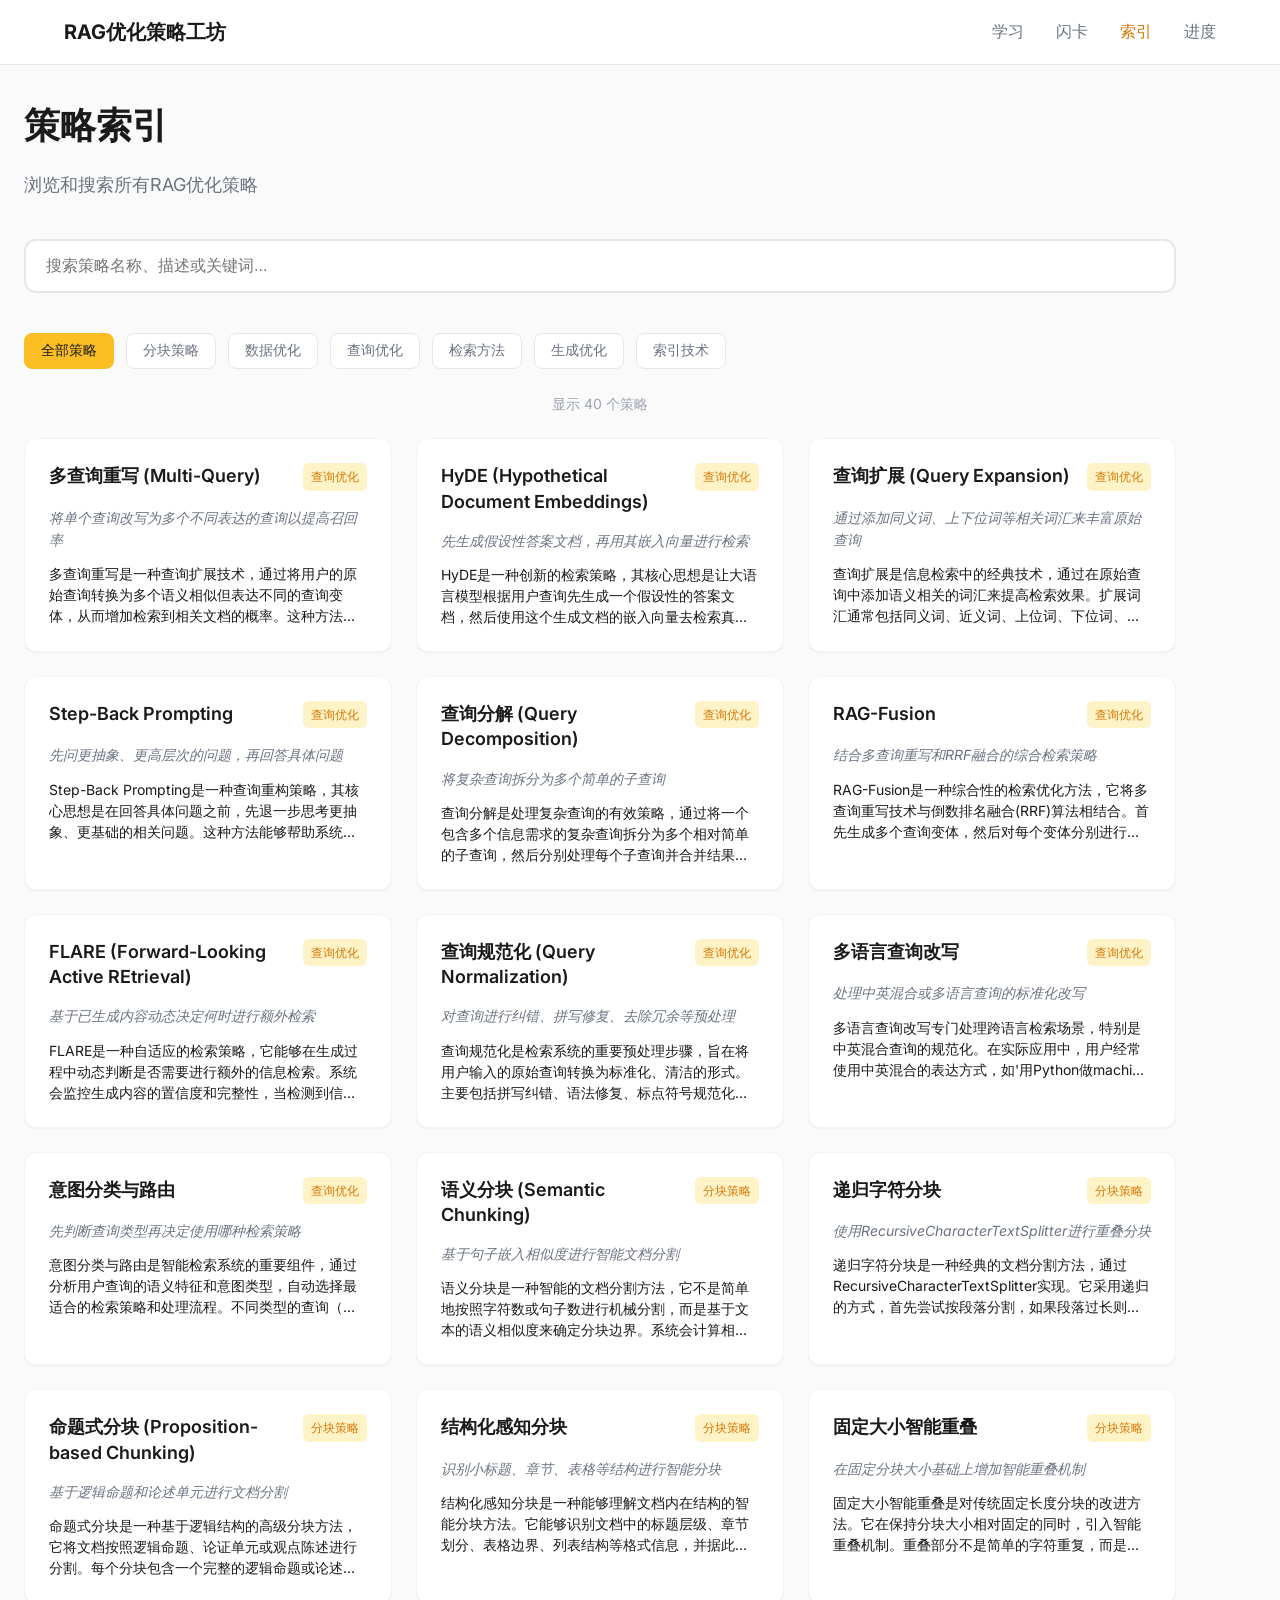
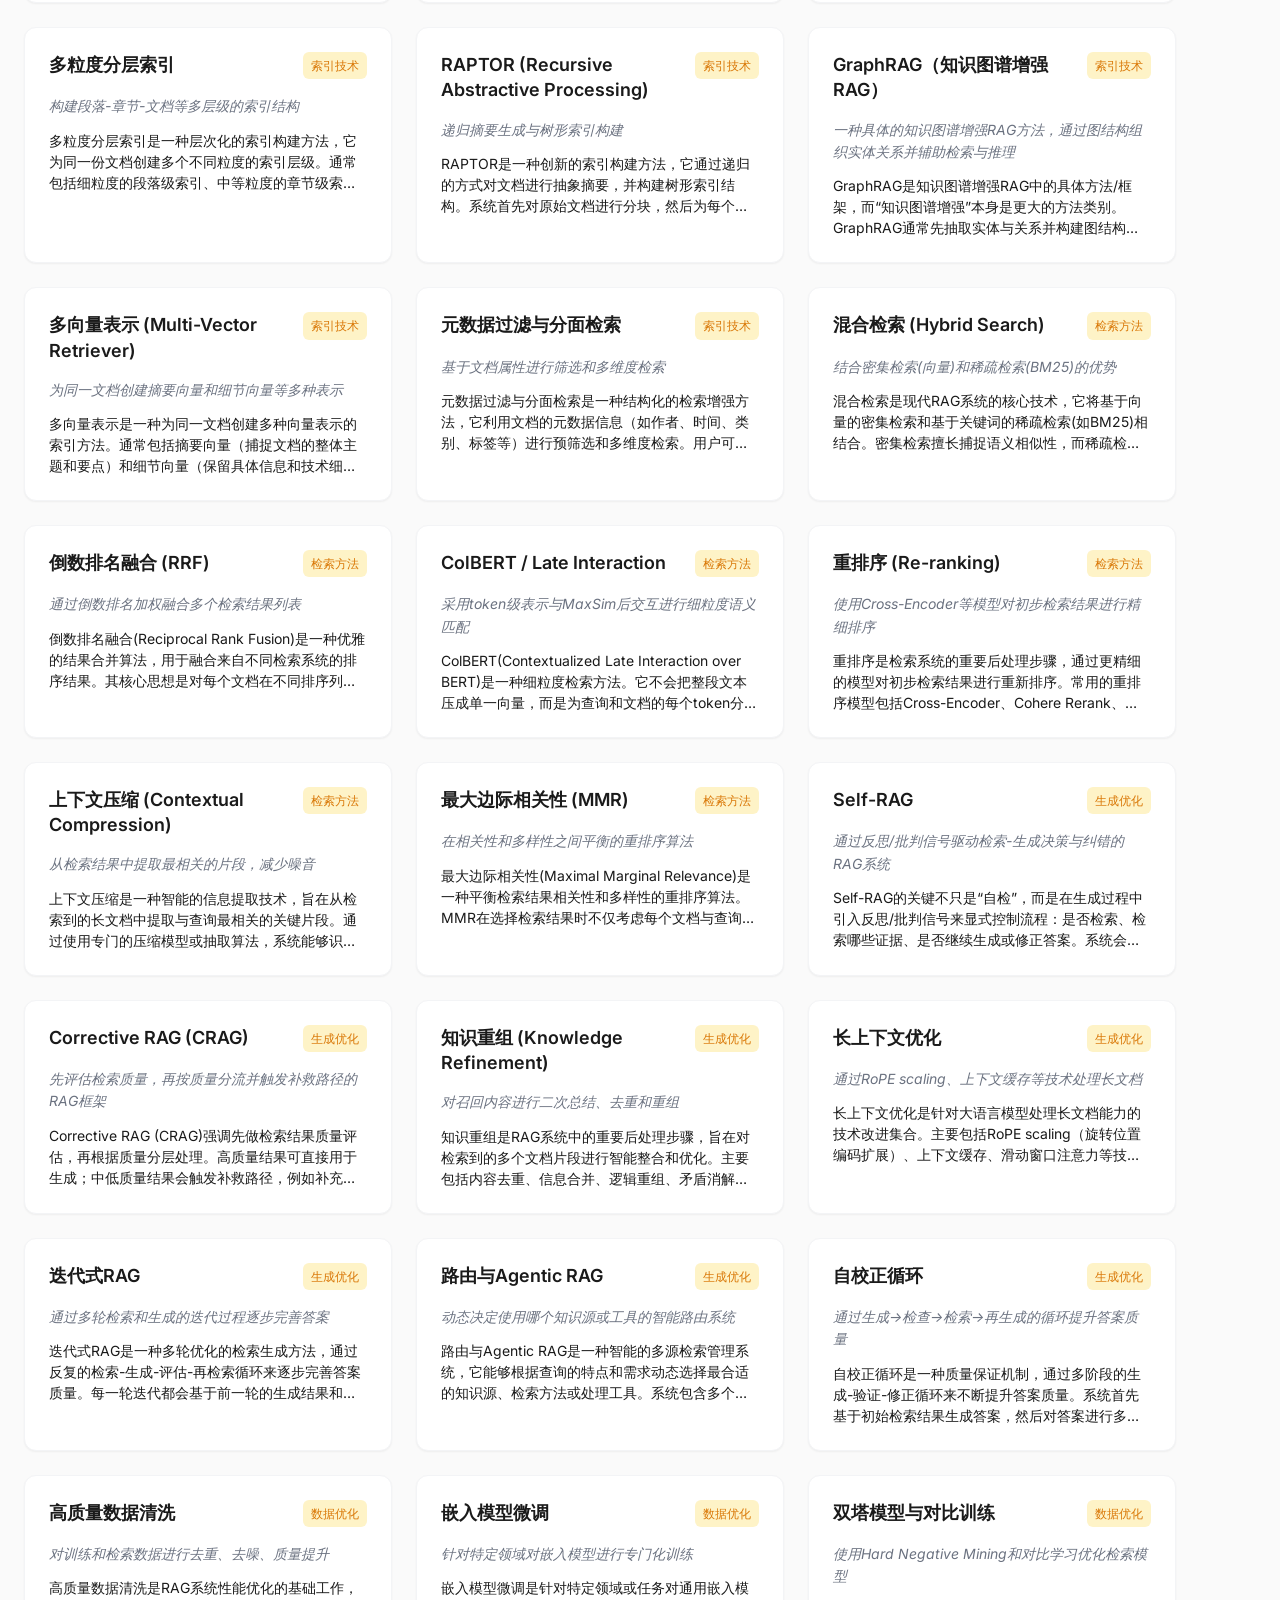
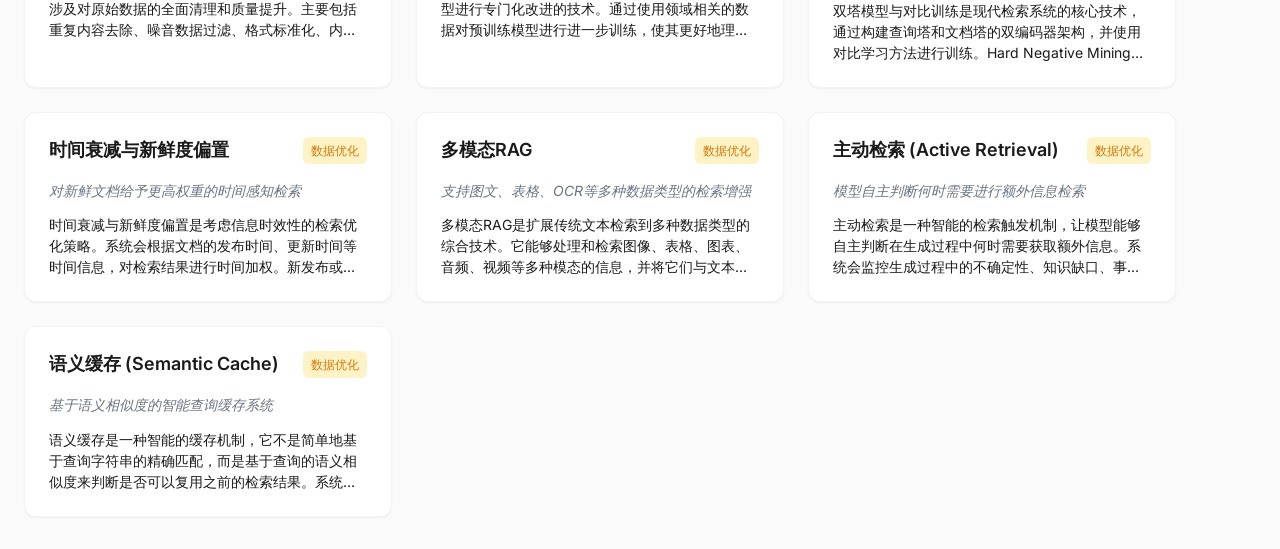
<file: roots.html>
<!DOCTYPE html>
<html lang="zh-CN">
<head>
  <meta charset="UTF-8">
  <meta name="viewport" content="width=device-width, initial-scale=1.0">
  <title>策略索引 - RAG优化策略工坊</title>

  <!-- SEO 基础 -->
  <meta name="description" content="RAG优化策略完整索引，支持搜索和分类筛选，快速定位所需的优化技术。">
  <meta name="keywords" content="RAG优化策略,索引,搜索,分类,技术目录">
  <meta name="author" content="乔木">
  <meta name="language" content="zh-CN">
  <meta name="robots" content="index, follow">
  <link rel="canonical" href="https://rag-optimization-workshop.vercel.app/roots.html">

  <!-- Open Graph -->
  <meta property="og:title" content="策略索引 - RAG优化策略工坊">
  <meta property="og:description" content="RAG优化策略完整索引，支持搜索和分类筛选，快速定位所需的优化技术。">
  <meta property="og:type" content="website">
  <meta property="og:url" content="https://rag-optimization-workshop.vercel.app/roots.html">
  <meta property="og:image" content="https://rag-optimization-workshop.vercel.app/icon-512.png">

  <!-- PWA 支持 -->
  <link rel="manifest" href="/manifest.json">
  <meta name="theme-color" content="#FBBF24">
  <meta name="apple-mobile-web-app-capable" content="yes">
  <link rel="apple-touch-icon" href="/icon-192.png">

  <!-- 字体和样式 -->
  <link rel="preconnect" href="https://fonts.googleapis.com">
  <link rel="preconnect" href="https://fonts.gstatic.com" crossorigin>
  <link href="https://fonts.googleapis.com/css2?family=Inter:wght@300;400;500;600;700&display=swap" rel="stylesheet">
  <link rel="stylesheet" href="css/minimal.css?v=3">
</head>
<body>
  <!-- 导航栏 -->
  <nav class="nav">
    <div class="container">
      <div class="nav-content">
        <a href="index.html" class="nav-brand">RAG优化策略工坊</a>
        <ul class="nav-links">
          <li><a href="learn.html" class="nav-link">学习</a></li>
          <li><a href="flashcard.html" class="nav-link">闪卡</a></li>
          <li><a href="roots.html" class="nav-link active">索引</a></li>
          <li><a href="progress.html" class="nav-link">进度</a></li>
        </ul>
      </div>
    </div>
  </nav>

  <!-- 主要内容 -->
  <div class="container spacing-lg">
    <!-- 页面标题 -->
    <div class="index-header">
      <h1 class="index-title">策略索引</h1>
      <p class="index-subtitle">浏览和搜索所有RAG优化策略</p>
    </div>

    <!-- 搜索框 -->
    <div class="search-section">
      <input 
        type="text" 
        class="search-box" 
        placeholder="搜索策略名称、描述或关键词..." 
        id="searchInput"
        oninput="filterItems()"
      >
    </div>

    <!-- 分类筛选 -->
    <div class="filter-section">
      <div class="filter-buttons" id="filterButtons">
        <button class="filter-btn active" onclick="filterByCategory('all')">全部策略</button>
        <button class="filter-btn" onclick="filterByCategory('查询优化')">查询优化</button>
        <button class="filter-btn" onclick="filterByCategory('分块策略')">分块策略</button>
        <button class="filter-btn" onclick="filterByCategory('索引技术')">索引技术</button>
        <button class="filter-btn" onclick="filterByCategory('检索方法')">检索方法</button>
        <button class="filter-btn" onclick="filterByCategory('生成优化')">生成优化</button>
        <button class="filter-btn" onclick="filterByCategory('数据优化')">数据优化</button>
      </div>
    </div>

    <!-- 统计信息 -->
    <div class="text-center text-sm text-muted spacing-md" id="statsText">
      显示 40 个策略
    </div>

    <!-- 策略网格 -->
    <div class="items-grid" id="itemsGrid">
      <!-- 动态加载内容 -->
    </div>

    <!-- 无结果提示 -->
    <div class="text-center spacing-xl hidden" id="noResults">
      <h3>未找到匹配的策略</h3>
      <p class="text-muted">请尝试其他搜索词或筛选条件</p>
    </div>
  </div>

  <!-- JavaScript -->
  <script type="module">
    import { WordRoots } from './js/wordData.js?v=2';
    import { isMastered } from './js/storage.js?v=2';

    let filteredItems = [...WordRoots];
    let currentCategory = 'all';

    // 渲染策略列表
    function renderItems() {
      const grid = document.getElementById('itemsGrid');
      const noResults = document.getElementById('noResults');
      const statsText = document.getElementById('statsText');
      
      if (filteredItems.length === 0) {
        grid.innerHTML = '';
        noResults.classList.remove('hidden');
        statsText.textContent = '未找到匹配的策略';
        return;
      }
      
      noResults.classList.add('hidden');
      statsText.textContent = `显示 ${filteredItems.length} 个策略`;
      
      grid.innerHTML = filteredItems.map(item => {
        const mastered = isMastered(item.id);
        const masteredIcon = mastered ? '★' : '';
        
        return `
          <div class="card item-card" onclick="goToDetail(${item.id})">
            <div class="item-header">
              <h3 class="item-title">
                ${masteredIcon} ${item.root}
              </h3>
              <span class="item-category">${item.origin}</span>
            </div>
            <p class="item-meaning">${item.meaning}</p>
            <p class="item-description">${item.description}</p>
          </div>
        `;
      }).join('');
    }

    // 跳转到详情页
    window.goToDetail = function(id) {
      window.location.href = `root-detail.html?id=${id}`;
    };

    // 按分类筛选
    window.filterByCategory = function(category) {
      currentCategory = category;
      
      // 更新按钮状态
      document.querySelectorAll('.filter-btn').forEach(btn => {
        btn.classList.remove('active');
      });
      event.target.classList.add('active');
      
      // 应用筛选
      applyFilters();
    };

    // 搜索筛选
    window.filterItems = function() {
      applyFilters();
    };

    // 应用所有筛选条件
    function applyFilters() {
      const searchTerm = document.getElementById('searchInput').value.toLowerCase();
      
      filteredItems = WordRoots.filter(item => {
        // 分类筛选
        const categoryMatch = currentCategory === 'all' || item.origin === currentCategory;
        
        // 搜索筛选
        const searchMatch = searchTerm === '' || 
          item.root.toLowerCase().includes(searchTerm) ||
          item.meaning.toLowerCase().includes(searchTerm) ||
          item.description.toLowerCase().includes(searchTerm) ||
          item.origin.toLowerCase().includes(searchTerm);
        
        return categoryMatch && searchMatch;
      });
      
      renderItems();
    }

    // 获取所有分类
    function getCategories() {
      const categories = [...new Set(WordRoots.map(item => item.origin))];
      return categories.sort();
    }

    // 初始化分类按钮
    function initializeFilters() {
      const filterButtons = document.getElementById('filterButtons');
      const categories = getCategories();
      
      // 保留"全部策略"按钮，添加动态分类按钮
      const allButton = filterButtons.querySelector('.filter-btn');
      filterButtons.innerHTML = '';
      filterButtons.appendChild(allButton);
      
      categories.forEach(category => {
        const button = document.createElement('button');
        button.className = 'filter-btn';
        button.textContent = category;
        button.onclick = () => filterByCategory(category);
        filterButtons.appendChild(button);
      });
    }

    // 键盘搜索快捷键
    document.addEventListener('keydown', (e) => {
      // Ctrl/Cmd + K 聚焦搜索框
      if ((e.ctrlKey || e.metaKey) && e.key === 'k') {
        e.preventDefault();
        document.getElementById('searchInput').focus();
      }
      
      // ESC 清空搜索
      if (e.key === 'Escape') {
        const searchInput = document.getElementById('searchInput');
        if (searchInput === document.activeElement) {
          searchInput.value = '';
          filterItems();
          searchInput.blur();
        }
      }
    });

    // 搜索框快捷键提示
    function addSearchHints() {
      const searchInput = document.getElementById('searchInput');
      const originalPlaceholder = searchInput.placeholder;
      
      searchInput.addEventListener('focus', () => {
        searchInput.placeholder = '输入关键词搜索... (ESC 清空)';
      });
      
      searchInput.addEventListener('blur', () => {
        searchInput.placeholder = originalPlaceholder;
      });
    }

    // 初始化
    document.addEventListener('DOMContentLoaded', () => {
      initializeFilters();
      renderItems();
      addSearchHints();
    });

    // 监听掌握状态变化
    window.addEventListener('masteredChanged', () => {
      renderItems();
    });
  </script>

</body>
</html>
</file>
<file: css/minimal.css>
/* RAG优化策略工坊 - 极简设计系统 */

/* ========================================
   基础重置和字体
======================================== */
* {
  margin: 0;
  padding: 0;
  box-sizing: border-box;
}

body {
  font-family: 'Inter', -apple-system, BlinkMacSystemFont, 'Segoe UI', sans-serif;
  line-height: 1.6;
  color: #1a1a1a;
  background: #fafafa;
  font-size: 16px;
}

/* ========================================
   颜色系统
======================================== */
:root {
  --color-primary: #FBBF24;      /* 黄色主题色 */
  --color-primary-light: #FEF3C7;
  --color-primary-dark: #D97706;
  
  --color-text: #1a1a1a;         /* 主文字 */
  --color-text-light: #6b7280;   /* 辅助文字 */
  --color-text-muted: #9ca3af;   /* 弱化文字 */
  
  --color-bg: #fafafa;           /* 主背景 */
  --color-bg-card: #ffffff;      /* 卡片背景 */
  --color-bg-hover: #f3f4f6;     /* 悬停背景 */
  
  --color-border: #e5e7eb;       /* 边框 */
  --color-border-light: #f3f4f6; /* 浅边框 */
  
  --shadow-sm: 0 1px 2px 0 rgba(0, 0, 0, 0.05);
  --shadow-md: 0 4px 6px -1px rgba(0, 0, 0, 0.1);
  --shadow-lg: 0 10px 15px -3px rgba(0, 0, 0, 0.1);
}

/* ========================================
   布局系统
======================================== */
.container {
  max-width: 1200px;
  margin: 0 auto;
  padding: 0 24px;
}

.container-narrow {
  max-width: 800px;
  margin: 0 auto;
  padding: 0 24px;
}

/* 8px网格系统 */
.spacing-xs { margin: 8px 0; }
.spacing-sm { margin: 16px 0; }
.spacing-md { margin: 24px 0; }
.spacing-lg { margin: 32px 0; }
.spacing-xl { margin: 48px 0; }
.spacing-2xl { margin: 64px 0; }
.spacing-3xl { margin: 96px 0; }

/* ========================================
   字体系统
======================================== */
.text-xs { font-size: 12px; line-height: 1.4; }
.text-sm { font-size: 14px; line-height: 1.5; }
.text-base { font-size: 16px; line-height: 1.6; }
.text-lg { font-size: 18px; line-height: 1.6; }
.text-xl { font-size: 20px; line-height: 1.5; }
.text-2xl { font-size: 24px; line-height: 1.4; }
.text-3xl { font-size: 30px; line-height: 1.3; }
.text-4xl { font-size: 36px; line-height: 1.2; }
.text-5xl { font-size: 48px; line-height: 1.1; }
.text-6xl { font-size: 60px; line-height: 1.0; }

.font-light { font-weight: 300; }
.font-normal { font-weight: 400; }
.font-medium { font-weight: 500; }
.font-semibold { font-weight: 600; }
.font-bold { font-weight: 700; }

/* ========================================
   组件：按钮
======================================== */
.btn {
  display: inline-flex;
  align-items: center;
  justify-content: center;
  padding: 12px 24px;
  border-radius: 12px;
  font-weight: 500;
  text-decoration: none;
  transition: all 0.2s ease;
  cursor: pointer;
  border: none;
  font-size: 16px;
  line-height: 1.5;
}

.btn-primary {
  background: var(--color-primary);
  color: #1a1a1a;
}

.btn-primary:hover {
  background: var(--color-primary-dark);
  transform: translateY(-1px);
  box-shadow: var(--shadow-md);
}

.btn-secondary {
  background: var(--color-bg-card);
  color: var(--color-text);
  border: 1px solid var(--color-border);
}

.btn-secondary:hover {
  background: var(--color-bg-hover);
  border-color: var(--color-primary);
}

.btn-ghost {
  background: transparent;
  color: var(--color-text-light);
}

.btn-ghost:hover {
  background: var(--color-bg-hover);
  color: var(--color-text);
}

/* ========================================
   组件：卡片
======================================== */
.card {
  background: var(--color-bg-card);
  border-radius: 12px;
  padding: 24px;
  box-shadow: var(--shadow-sm);
  border: 1px solid var(--color-border-light);
  transition: all 0.2s ease;
}

.card:hover {
  box-shadow: var(--shadow-md);
  transform: translateY(-2px);
}

.card-interactive {
  cursor: pointer;
}

.card-interactive:hover {
  border-color: var(--color-primary);
}

/* ========================================
   组件：导航
======================================== */
.nav {
  background: var(--color-bg-card);
  border-bottom: 1px solid var(--color-border);
  padding: 16px 0;
  position: sticky;
  top: 0;
  z-index: 100;
  backdrop-filter: blur(10px);
}

.nav-content {
  display: flex;
  justify-content: space-between;
  align-items: center;
}

.nav-brand {
  font-weight: 700;
  font-size: 20px;
  color: var(--color-text);
  text-decoration: none;
}

.nav-links {
  display: flex;
  gap: 32px;
  list-style: none;
}

.nav-link {
  color: var(--color-text-light);
  text-decoration: none;
  font-weight: 500;
  transition: color 0.2s ease;
}

.nav-link:hover,
.nav-link.active {
  color: var(--color-primary-dark);
}

/* ========================================
   页面：首页Hero区
======================================== */
.hero {
  text-align: center;
  padding: 96px 0;
  background: linear-gradient(135deg, #fef3c7 0%, #fbbf24 100%);
  margin-bottom: 64px;
}

.hero-title {
  font-size: 60px;
  font-weight: 700;
  line-height: 1.1;
  color: #1a1a1a;
  margin-bottom: 24px;
}

.hero-subtitle {
  font-size: 20px;
  color: #374151;
  margin-bottom: 40px;
  max-width: 600px;
  margin-left: auto;
  margin-right: auto;
}

.hero-cta {
  display: flex;
  gap: 16px;
  justify-content: center;
  flex-wrap: wrap;
}

/* ========================================
   页面：统计卡片
======================================== */
.stats-grid {
  display: grid;
  grid-template-columns: repeat(auto-fit, minmax(200px, 1fr));
  gap: 24px;
  margin: 64px 0;
}

.stat-card {
  text-align: center;
  padding: 32px 24px;
}

.stat-value {
  font-size: 48px;
  font-weight: 700;
  color: var(--color-primary-dark);
  line-height: 1;
  margin-bottom: 8px;
}

.stat-label {
  font-size: 16px;
  color: var(--color-text-light);
  font-weight: 500;
}

/* ========================================
   页面：动画演示区
======================================== */
.demo-section {
  margin: 64px 0;
  text-align: center;
}

.demo-title {
  font-size: 32px;
  font-weight: 600;
  margin-bottom: 40px;
  color: var(--color-text);
}

.demo-cards {
  display: grid;
  grid-template-columns: repeat(auto-fit, minmax(300px, 1fr));
  gap: 24px;
  max-width: 1000px;
  margin: 0 auto;
}

.demo-card {
  opacity: 0;
  transform: translateY(20px);
  animation: fadeInUp 0.6s ease forwards;
}

.demo-card:nth-child(1) { animation-delay: 0.1s; }
.demo-card:nth-child(2) { animation-delay: 0.2s; }
.demo-card:nth-child(3) { animation-delay: 0.3s; }
.demo-card:nth-child(4) { animation-delay: 0.4s; }
.demo-card:nth-child(5) { animation-delay: 0.5s; }

@keyframes fadeInUp {
  to {
    opacity: 1;
    transform: translateY(0);
  }
}

.demo-card-header {
  display: flex;
  justify-content: space-between;
  align-items: flex-start;
  margin-bottom: 16px;
}

.demo-card-title {
  font-weight: 600;
  font-size: 18px;
  color: var(--color-text);
  line-height: 1.4;
}

.demo-card-category {
  background: var(--color-primary-light);
  color: var(--color-primary-dark);
  padding: 4px 8px;
  border-radius: 6px;
  font-size: 12px;
  font-weight: 500;
  white-space: nowrap;
}

.demo-card-description {
  color: var(--color-text-light);
  font-size: 14px;
  line-height: 1.5;
  text-align: left;
}

/* ========================================
   页面：学习页面
======================================== */
.learn-container {
  max-width: 800px;
  margin: 0 auto;
  padding: 40px 24px;
}

.learn-header {
  text-align: center;
  margin-bottom: 48px;
}

.learn-progress {
  background: var(--color-bg-hover);
  height: 8px;
  border-radius: 4px;
  margin-bottom: 32px;
  overflow: hidden;
}

.learn-progress-bar {
  background: var(--color-primary);
  height: 100%;
  transition: width 0.3s ease;
}

.learn-card {
  max-width: 600px;
  margin: 0 auto;
  padding: 40px;
}

.learn-card-header {
  margin-bottom: 32px;
}

.learn-category {
  background: var(--color-primary-light);
  color: var(--color-primary-dark);
  padding: 6px 12px;
  border-radius: 8px;
  font-size: 14px;
  font-weight: 500;
  display: inline-block;
  margin-bottom: 16px;
}

.learn-title {
  font-size: 32px;
  font-weight: 700;
  color: var(--color-text);
  margin-bottom: 16px;
  line-height: 1.3;
}

.learn-meaning {
  font-size: 18px;
  color: var(--color-text-light);
  font-style: italic;
  margin-bottom: 24px;
}

.learn-description {
  font-size: 16px;
  line-height: 1.7;
  color: var(--color-text);
  margin-bottom: 32px;
}

.learn-examples {
  margin-bottom: 32px;
}

.learn-examples-title {
  font-size: 20px;
  font-weight: 600;
  margin-bottom: 20px;
  color: var(--color-text);
}

.example-item {
  background: var(--color-bg-hover);
  padding: 20px;
  border-radius: 8px;
  margin-bottom: 16px;
}

.example-word {
  font-weight: 600;
  color: var(--color-text);
  margin-bottom: 8px;
}

.example-meaning {
  color: var(--color-text-light);
  font-size: 14px;
  margin-bottom: 8px;
}

.example-explanation {
  font-size: 14px;
  line-height: 1.6;
  color: var(--color-text);
}

.learn-navigation {
  display: flex;
  justify-content: space-between;
  align-items: center;
  margin-top: 40px;
  padding-top: 32px;
  border-top: 1px solid var(--color-border);
}

.learn-mastered {
  text-align: center;
}

.mastered-checkbox {
  margin-right: 8px;
}

/* ========================================
   页面：闪卡页面
======================================== */
.flashcard-container {
  max-width: 600px;
  margin: 0 auto;
  padding: 40px 24px;
  text-align: center;
}

.flashcard {
  perspective: 1000px;
  height: 400px;
  margin: 40px 0;
}

.flashcard-inner {
  position: relative;
  width: 100%;
  height: 100%;
  text-align: center;
  transition: transform 0.6s;
  transform-style: preserve-3d;
  cursor: pointer;
}

.flashcard.flipped .flashcard-inner {
  transform: rotateY(180deg);
}

.flashcard-front,
.flashcard-back {
  position: absolute;
  width: 100%;
  height: 100%;
  backface-visibility: hidden;
  border-radius: 16px;
  padding: 40px;
  display: flex;
  flex-direction: column;
  justify-content: center;
  align-items: center;
  box-shadow: var(--shadow-lg);
}

.flashcard-front {
  background: var(--color-primary);
  color: #1a1a1a;
}

.flashcard-back {
  background: var(--color-bg-card);
  color: var(--color-text);
  transform: rotateY(180deg);
  border: 1px solid var(--color-border);
}

.flashcard-title {
  font-size: 28px;
  font-weight: 700;
  margin-bottom: 16px;
  line-height: 1.3;
}

.flashcard-category {
  background: rgba(0, 0, 0, 0.1);
  padding: 6px 12px;
  border-radius: 8px;
  font-size: 14px;
  font-weight: 500;
  margin-bottom: 20px;
}

.flashcard-meaning {
  font-size: 18px;
  font-style: italic;
  opacity: 0.8;
}

.flashcard-description {
  font-size: 16px;
  line-height: 1.6;
  text-align: left;
}

.flashcard-controls {
  display: flex;
  justify-content: space-between;
  align-items: center;
  margin-top: 32px;
}

.flashcard-hint {
  color: var(--color-text-light);
  font-size: 14px;
  margin-top: 24px;
}

/* ========================================
   页面：索引页面
======================================== */
.index-header {
  margin-bottom: 40px;
}

.index-title {
  font-size: 36px;
  font-weight: 700;
  margin-bottom: 16px;
  color: var(--color-text);
}

.index-subtitle {
  font-size: 18px;
  color: var(--color-text-light);
  margin-bottom: 32px;
}

.search-section {
  margin-bottom: 40px;
}

.search-box {
  width: 100%;
  padding: 16px 20px;
  border: 2px solid var(--color-border);
  border-radius: 12px;
  font-size: 16px;
  transition: border-color 0.2s ease;
  background: var(--color-bg-card);
}

.search-box:focus {
  outline: none;
  border-color: var(--color-primary);
}

.filter-section {
  margin: 24px 0;
}

.filter-buttons {
  display: flex;
  gap: 12px;
  flex-wrap: wrap;
}

.filter-btn {
  padding: 8px 16px;
  border: 1px solid var(--color-border);
  border-radius: 8px;
  background: var(--color-bg-card);
  color: var(--color-text-light);
  cursor: pointer;
  transition: all 0.2s ease;
  font-size: 14px;
}

.filter-btn:hover,
.filter-btn.active {
  background: var(--color-primary);
  color: #1a1a1a;
  border-color: var(--color-primary);
}

.items-grid {
  display: grid;
  grid-template-columns: repeat(auto-fill, minmax(280px, 1fr));
  gap: 24px;
}

.item-card {
  cursor: pointer;
  transition: all 0.2s ease;
}

.item-card:hover {
  transform: translateY(-4px);
  box-shadow: var(--shadow-lg);
}

.item-header {
  display: flex;
  justify-content: space-between;
  align-items: flex-start;
  margin-bottom: 16px;
}

.item-title {
  font-weight: 600;
  font-size: 18px;
  color: var(--color-text);
  line-height: 1.4;
  flex: 1;
}

.item-category {
  background: var(--color-primary-light);
  color: var(--color-primary-dark);
  padding: 4px 8px;
  border-radius: 6px;
  font-size: 12px;
  font-weight: 500;
  white-space: nowrap;
  margin-left: 12px;
}

.item-meaning {
  color: var(--color-text-light);
  font-size: 14px;
  font-style: italic;
  margin-bottom: 12px;
}

.item-description {
  color: var(--color-text);
  font-size: 14px;
  line-height: 1.5;
  display: -webkit-box;
  -webkit-line-clamp: 3;
  -webkit-box-orient: vertical;
  overflow: hidden;
}

/* ========================================
   页面：详情页面
======================================== */
.detail-container {
  max-width: 800px;
  margin: 0 auto;
  padding: 40px 24px;
}

.detail-header {
  margin-bottom: 40px;
}

.detail-category {
  background: var(--color-primary-light);
  color: var(--color-primary-dark);
  padding: 8px 16px;
  border-radius: 8px;
  font-size: 14px;
  font-weight: 500;
  display: inline-block;
  margin-bottom: 20px;
}

.detail-title {
  font-size: 40px;
  font-weight: 700;
  color: var(--color-text);
  margin-bottom: 20px;
  line-height: 1.2;
}

.detail-meaning {
  font-size: 20px;
  color: var(--color-text-light);
  font-style: italic;
  margin-bottom: 32px;
  padding: 20px;
  background: var(--color-bg-hover);
  border-radius: 12px;
}

.detail-description {
  font-size: 18px;
  line-height: 1.7;
  color: var(--color-text);
  margin-bottom: 48px;
}

.detail-examples {
  margin-bottom: 48px;
}

.detail-examples-title {
  font-size: 24px;
  font-weight: 600;
  margin-bottom: 24px;
  color: var(--color-text);
}

.learn-quiz {
  margin-top: 32px;
  padding-top: 32px;
  border-top: 1px solid var(--color-border);
}

.learn-quiz .quiz-title {
  font-size: 18px;
  font-weight: 600;
  margin-bottom: 16px;
}

.detail-quiz {
  background: var(--color-bg-hover);
  padding: 32px;
  border-radius: 16px;
  margin-bottom: 40px;
}

.quiz-title {
  font-size: 20px;
  font-weight: 600;
  margin-bottom: 20px;
  color: var(--color-text);
}

.quiz-question {
  font-size: 18px;
  margin-bottom: 24px;
  color: var(--color-text);
}

.quiz-options {
  display: grid;
  gap: 12px;
  margin-bottom: 24px;
}

.quiz-option {
  padding: 16px 20px;
  border: 2px solid var(--color-border);
  border-radius: 12px;
  background: var(--color-bg-card);
  cursor: pointer;
  transition: all 0.2s ease;
  text-align: left;
}

.quiz-option:hover {
  border-color: var(--color-primary);
  background: var(--color-primary-light);
}

.quiz-option.selected {
  border-color: var(--color-primary);
  background: var(--color-primary);
  color: #1a1a1a;
}

.quiz-option.correct {
  border-color: #10b981;
  background: #d1fae5;
  color: #065f46;
}

.quiz-option.incorrect {
  border-color: #ef4444;
  background: #fee2e2;
  color: #991b1b;
}

.quiz-result {
  margin-top: 20px;
  padding: 16px;
  border-radius: 8px;
  font-weight: 500;
}

.quiz-result.correct {
  background: #d1fae5;
  color: #065f46;
}

.quiz-result.incorrect {
  background: #fee2e2;
  color: #991b1b;
}

/* ========================================
   页面：进度页面
======================================== */
.progress-container {
  max-width: 1000px;
  margin: 0 auto;
  padding: 40px 24px;
}

.progress-overview {
  display: grid;
  grid-template-columns: repeat(auto-fit, minmax(250px, 1fr));
  gap: 24px;
  margin-bottom: 48px;
}

.progress-card {
  text-align: center;
  padding: 32px 24px;
}

.progress-number {
  font-size: 48px;
  font-weight: 700;
  color: var(--color-primary-dark);
  line-height: 1;
  margin-bottom: 8px;
}

.progress-label {
  font-size: 16px;
  color: var(--color-text-light);
  font-weight: 500;
}

.progress-sections {
  display: grid;
  gap: 32px;
}

.progress-section-title {
  font-size: 24px;
  font-weight: 600;
  margin-bottom: 20px;
  color: var(--color-text);
}

.mastered-list {
  display: grid;
  grid-template-columns: repeat(auto-fill, minmax(300px, 1fr));
  gap: 16px;
}

.mastered-item {
  display: flex;
  align-items: center;
  padding: 16px 20px;
  background: var(--color-bg-card);
  border-radius: 8px;
  border: 1px solid var(--color-border);
}

.mastered-icon {
  color: #10b981;
  margin-right: 12px;
  font-size: 18px;
}

.mastered-text {
  flex: 1;
  font-weight: 500;
  color: var(--color-text);
}

/* ========================================
   响应式设计
======================================== */
@media (max-width: 768px) {
  .container,
  .container-narrow {
    padding: 0 16px;
  }
  
  .hero {
    padding: 64px 0;
  }
  
  .hero-title {
    font-size: 40px;
  }
  
  .hero-subtitle {
    font-size: 18px;
  }
  
  .hero-cta {
    flex-direction: column;
    align-items: center;
  }
  
  .stats-grid {
    grid-template-columns: 1fr;
    gap: 16px;
  }
  
  .demo-cards {
    grid-template-columns: 1fr;
  }
  
  .nav-links {
    display: none;
  }
  
  .learn-card {
    padding: 24px;
  }
  
  .learn-title {
    font-size: 24px;
  }
  
  .flashcard {
    height: 350px;
  }
  
  .flashcard-front,
  .flashcard-back {
    padding: 24px;
  }
  
  .flashcard-title {
    font-size: 22px;
  }
  
  .items-grid {
    grid-template-columns: 1fr;
  }
  
  .detail-title {
    font-size: 28px;
  }
  
  .detail-meaning {
    font-size: 18px;
  }
  
  .detail-description {
    font-size: 16px;
  }
  
  .progress-overview {
    grid-template-columns: repeat(2, 1fr);
  }
  
  .mastered-list {
    grid-template-columns: 1fr;
  }
}

@media (max-width: 480px) {
  .hero-title {
    font-size: 32px;
  }
  
  .hero-subtitle {
    font-size: 16px;
  }
  
  .stat-value {
    font-size: 36px;
  }
  
  .flashcard {
    height: 300px;
  }
  
  .flashcard-title {
    font-size: 20px;
  }
  
  .detail-title {
    font-size: 24px;
  }
  
  .progress-overview {
    grid-template-columns: 1fr;
  }
}

/* ========================================
   工具类
======================================== */
.text-center { text-align: center; }
.text-left { text-align: left; }
.text-right { text-align: right; }
.text-muted { color: var(--color-text-muted); }

.hidden { display: none; }
.visible { display: block; }

.fade-in {
  animation: fadeIn 0.5s ease-in;
}

@keyframes fadeIn {
  from { opacity: 0; }
  to { opacity: 1; }
}

.slide-up {
  animation: slideUp 0.5s ease-out;
}

@keyframes slideUp {
  from {
    opacity: 0;
    transform: translateY(20px);
  }
  to {
    opacity: 1;
    transform: translateY(0);
  }
}
</file>
